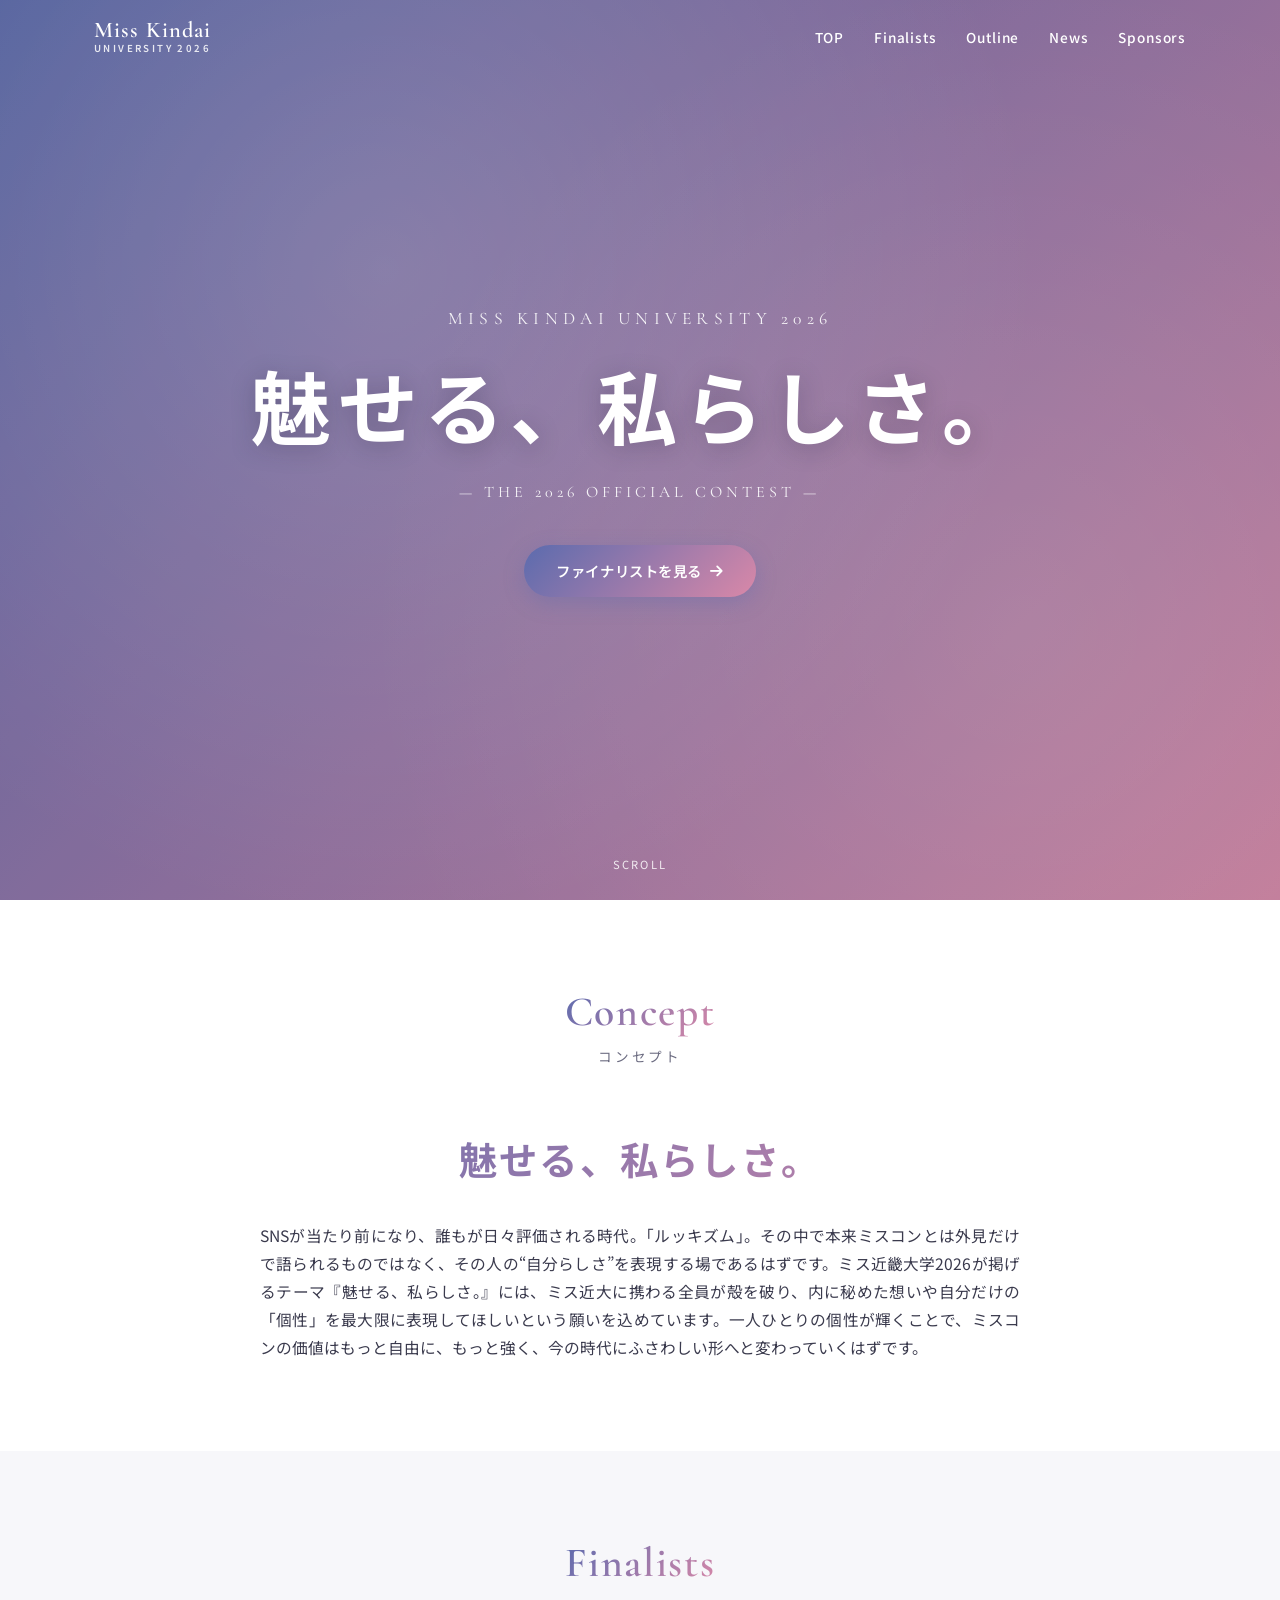
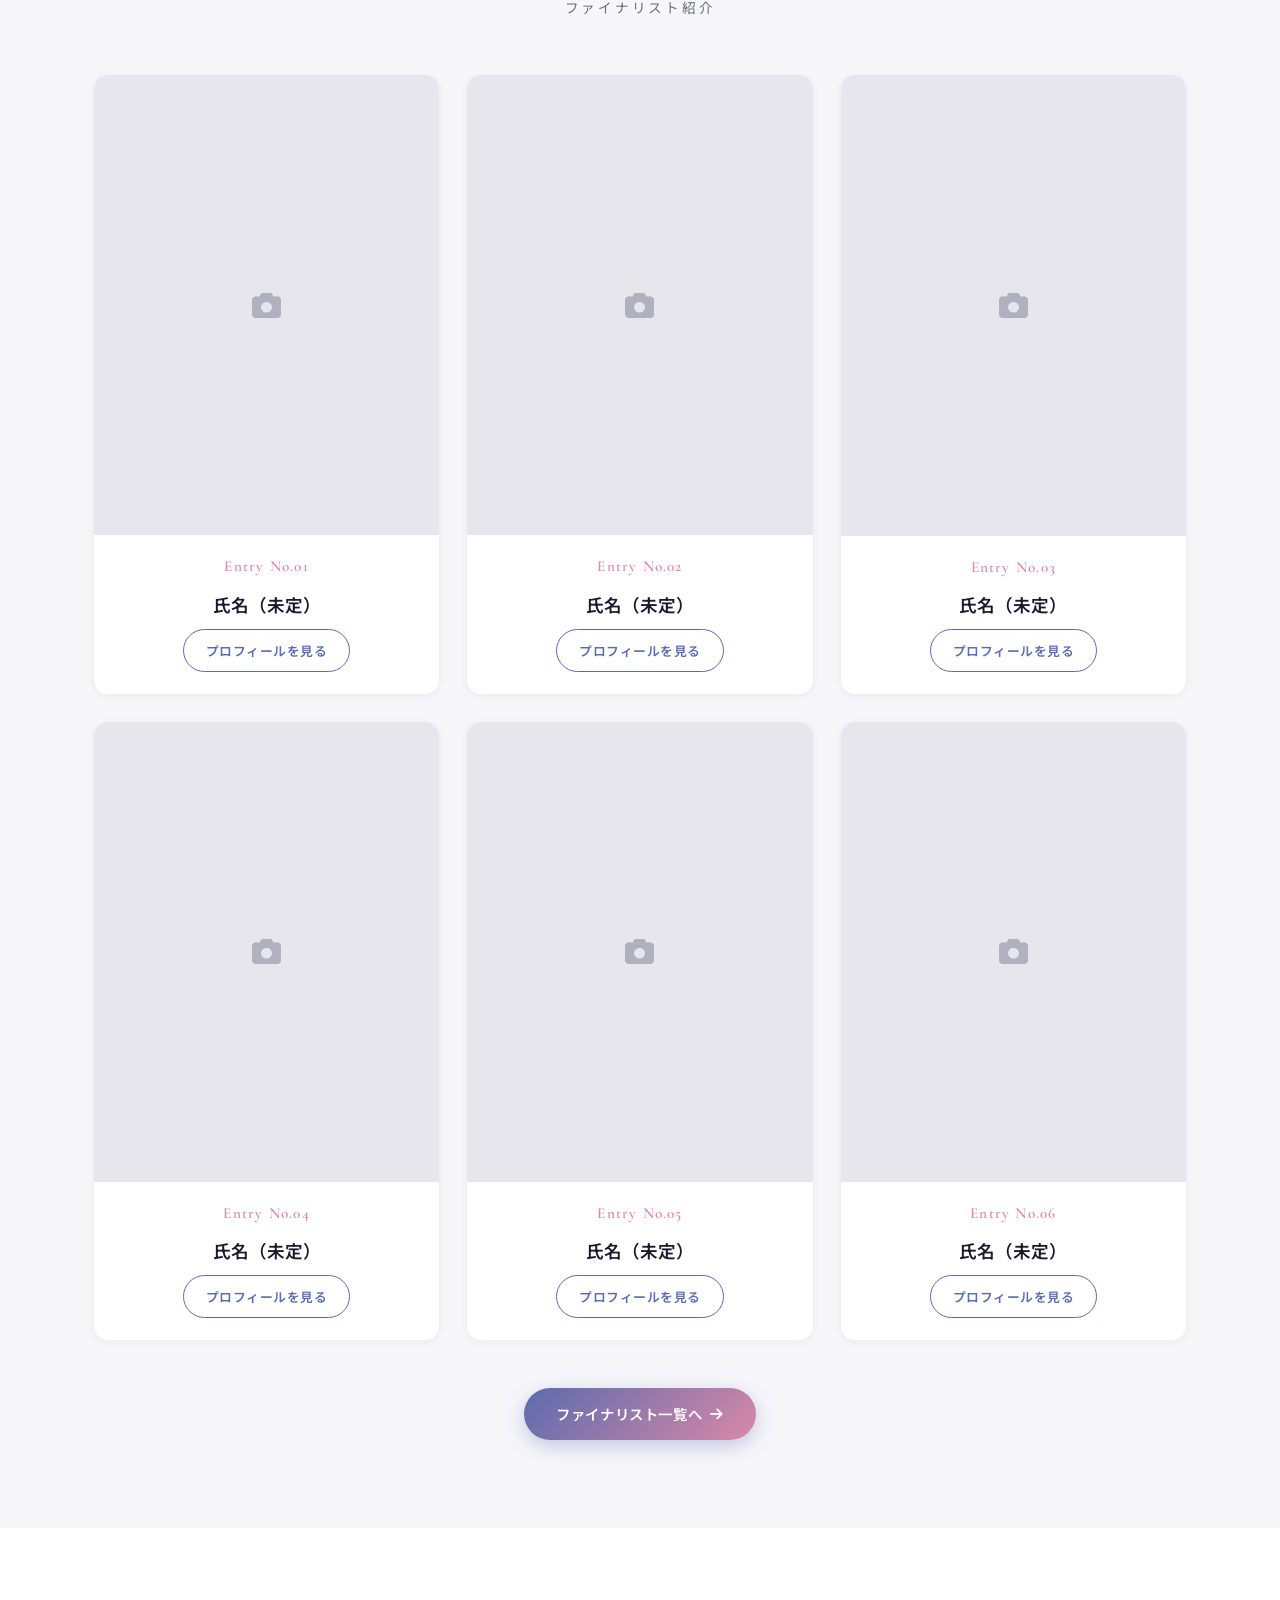
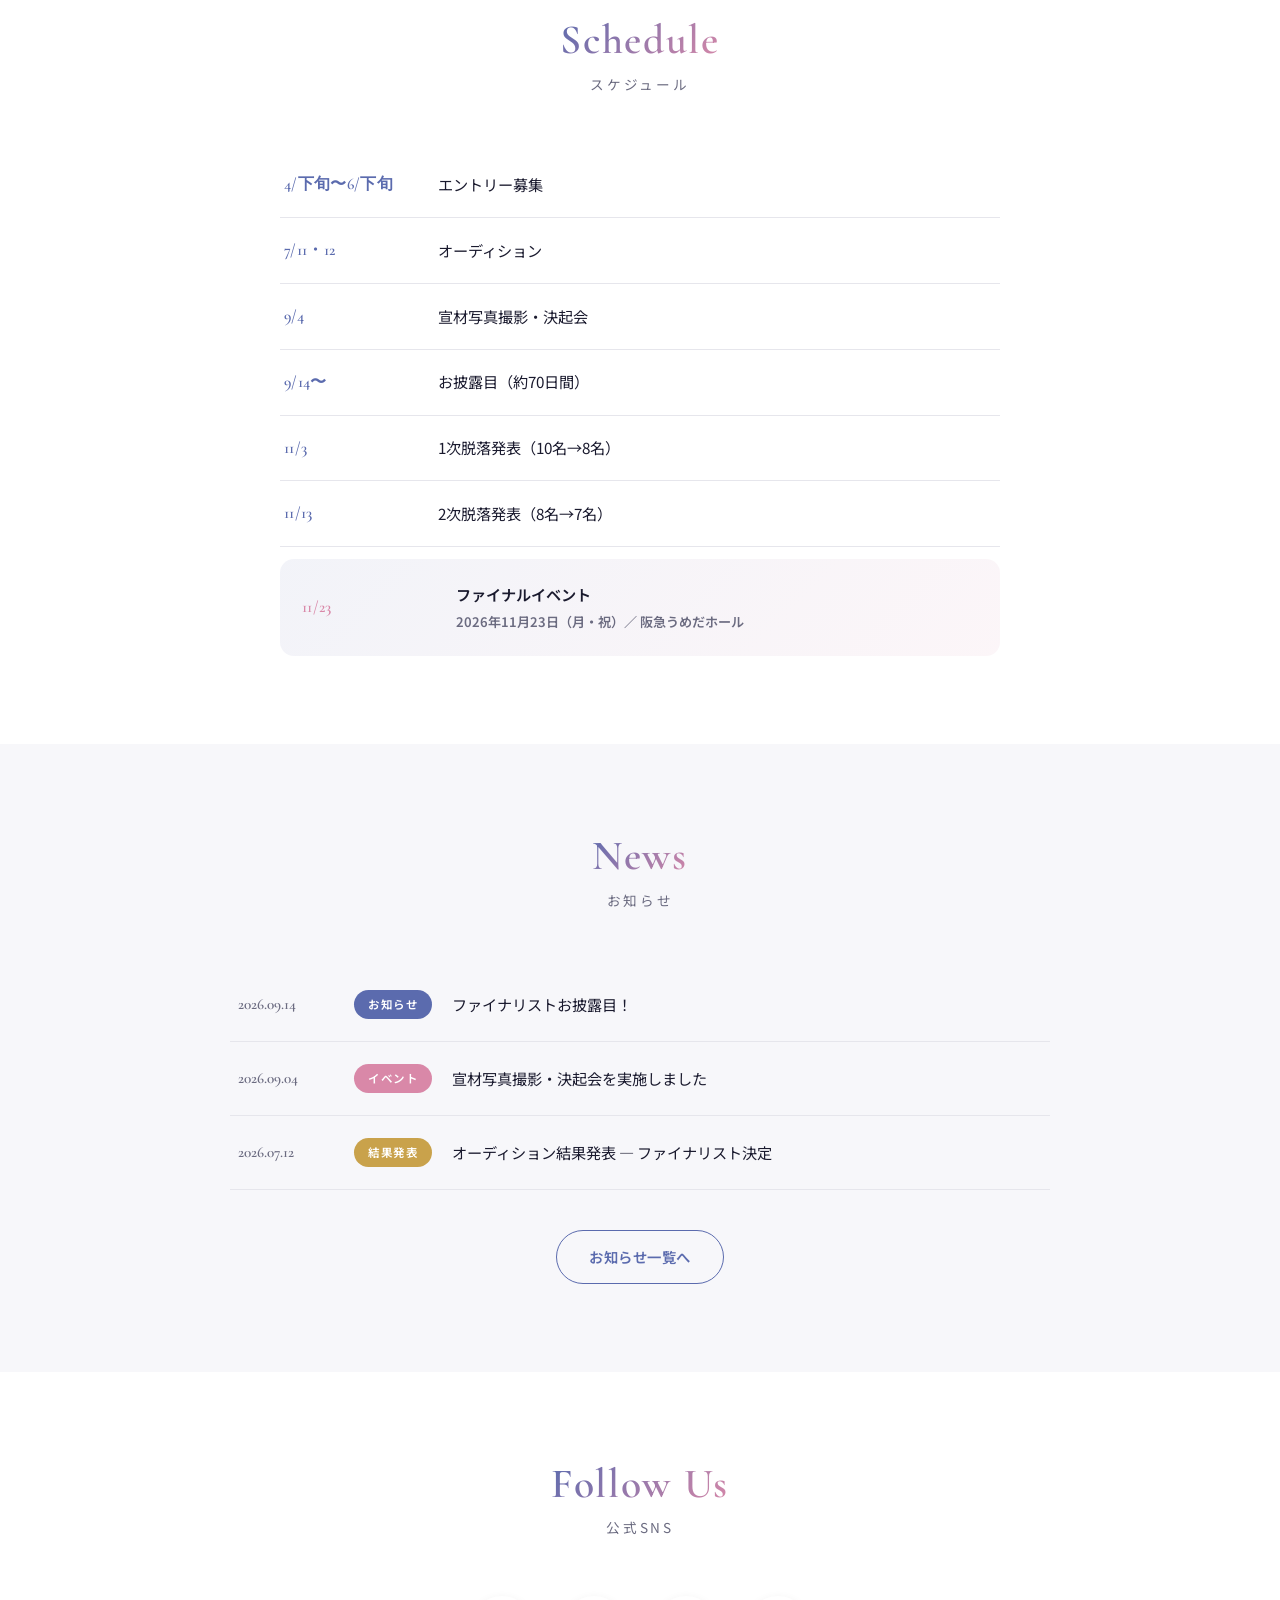
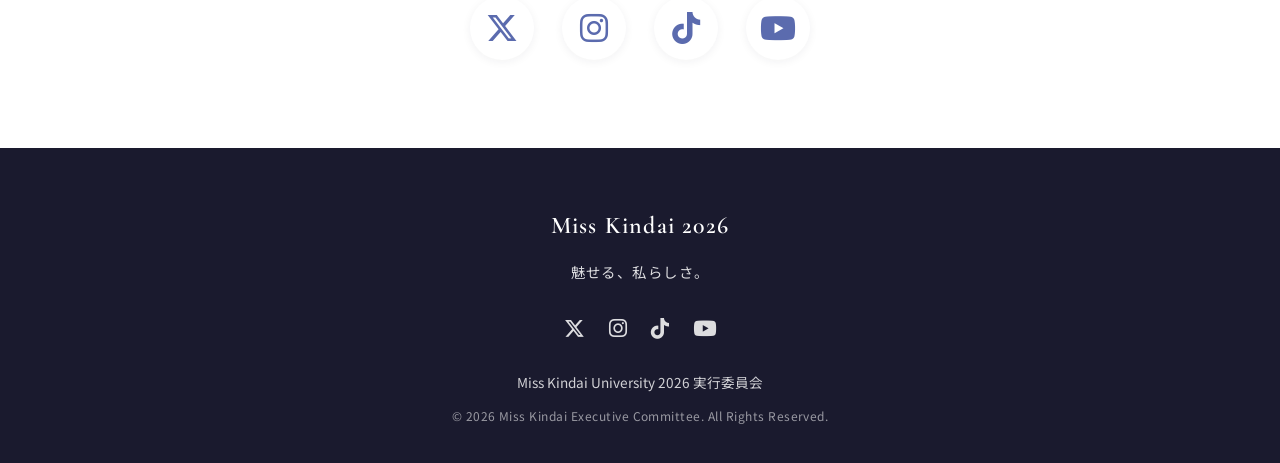
<file: index.html>
<!DOCTYPE html>
<html lang="ja">
<head>
  <meta charset="UTF-8">
  <meta name="viewport" content="width=device-width, initial-scale=1.0">
  <title>ミス近畿大学2026 | 魅せる、私らしさ。</title>
  <meta name="description" content="近畿大学公式ミスコンテスト。2026年11月23日、阪急うめだホール開催。">

  <!-- OGP -->
  <meta property="og:type" content="website">
  <meta property="og:title" content="ミス近畿大学2026 | 魅せる、私らしさ。">
  <meta property="og:description" content="近畿大学公式ミスコンテスト。2026年11月23日、阪急うめだホール開催。">
  <meta property="og:site_name" content="ミス近畿大学2026">
  <meta property="og:image" content="">
  <meta name="twitter:card" content="summary_large_image">

  <!-- Fonts -->
  <link rel="preconnect" href="https://fonts.googleapis.com">
  <link rel="preconnect" href="https://fonts.gstatic.com" crossorigin>
  <link href="https://fonts.googleapis.com/css2?family=Cormorant+Garamond:wght@500;600;700&family=Noto+Sans+JP:wght@400;500;600;700&display=swap" rel="stylesheet">
  <!-- Font Awesome -->
  <link rel="stylesheet" href="https://cdnjs.cloudflare.com/ajax/libs/font-awesome/6.5.1/css/all.min.css">
  <link rel="stylesheet" href="style.css">
</head>
<body>

  <!-- ===== Header ===== -->
  <header class="header" id="header">
    <div class="header__inner">
      <a href="index.html" class="logo">Miss Kindai<span>UNIVERSITY 2026</span></a>
      <nav class="nav" id="nav">
        <ul class="nav__list">
          <li><a href="index.html">TOP</a></li>
          <li><a href="finalists.html">Finalists</a></li>
          <li><a href="outline.html">Outline</a></li>
          <li><a href="news.html">News</a></li>
          <li><a href="sponsors.html">Sponsors</a></li>
        </ul>
      </nav>
      <button class="hamburger" id="hamburger" aria-label="メニュー">
        <span></span><span></span><span></span>
      </button>
    </div>
  </header>

  <!-- ===== Hero ===== -->
  <section class="hero">
    <div class="hero__bg"></div>
    <div class="hero__overlay"></div>
    <div class="hero__inner">
      <p class="hero__sub">Miss Kindai University 2026</p>
      <h1 class="hero__title">魅せる、私らしさ。</h1>
      <p class="hero__year">— THE 2026 OFFICIAL CONTEST —</p>
      <div class="hero__cta">
        <a href="finalists.html" class="btn btn--primary">ファイナリストを見る <i class="fa-solid fa-arrow-right"></i></a>
      </div>
    </div>
    <div class="hero__scroll">SCROLL</div>
  </section>

  <!-- ===== Concept ===== -->
  <section class="section concept" id="concept">
    <div class="container">
      <div class="section-head">
        <span class="en">Concept</span>
        <span class="ja">コンセプト</span>
      </div>
      <p class="concept__catch">魅せる、私らしさ。</p>
      <p class="concept__text">
        SNSが当たり前になり、誰もが日々評価される時代。「ルッキズム」。その中で本来ミスコンとは外見だけで語られるものではなく、その人の“自分らしさ”を表現する場であるはずです。ミス近畿大学2026が掲げるテーマ『魅せる、私らしさ。』には、ミス近大に携わる全員が殻を破り、内に秘めた想いや自分だけの「個性」を最大限に表現してほしいという願いを込めています。一人ひとりの個性が輝くことで、ミスコンの価値はもっと自由に、もっと強く、今の時代にふさわしい形へと変わっていくはずです。
      </p>
    </div>
  </section>

  <!-- ===== Finalists ===== -->
  <section class="section section--sub" id="finalists">
    <div class="container">
      <div class="section-head">
        <span class="en">Finalists</span>
        <span class="ja">ファイナリスト紹介</span>
      </div>
      <div class="cards cards--3">
        <!-- card x6 -->
        <article class="card">
          <div class="placeholder-img ratio-34"><i class="fa-solid fa-camera"></i></div>
          <div class="card__body">
            <span class="card__no">Entry No.01</span>
            <span class="card__name">氏名（未定）</span>
            <a href="profile.html" class="btn btn--ghost btn--sm">プロフィールを見る</a>
          </div>
        </article>
        <article class="card">
          <div class="placeholder-img ratio-34"><i class="fa-solid fa-camera"></i></div>
          <div class="card__body">
            <span class="card__no">Entry No.02</span>
            <span class="card__name">氏名（未定）</span>
            <a href="profile.html" class="btn btn--ghost btn--sm">プロフィールを見る</a>
          </div>
        </article>
        <article class="card">
          <div class="placeholder-img ratio-34"><i class="fa-solid fa-camera"></i></div>
          <div class="card__body">
            <span class="card__no">Entry No.03</span>
            <span class="card__name">氏名（未定）</span>
            <a href="profile.html" class="btn btn--ghost btn--sm">プロフィールを見る</a>
          </div>
        </article>
        <article class="card">
          <div class="placeholder-img ratio-34"><i class="fa-solid fa-camera"></i></div>
          <div class="card__body">
            <span class="card__no">Entry No.04</span>
            <span class="card__name">氏名（未定）</span>
            <a href="profile.html" class="btn btn--ghost btn--sm">プロフィールを見る</a>
          </div>
        </article>
        <article class="card">
          <div class="placeholder-img ratio-34"><i class="fa-solid fa-camera"></i></div>
          <div class="card__body">
            <span class="card__no">Entry No.05</span>
            <span class="card__name">氏名（未定）</span>
            <a href="profile.html" class="btn btn--ghost btn--sm">プロフィールを見る</a>
          </div>
        </article>
        <article class="card">
          <div class="placeholder-img ratio-34"><i class="fa-solid fa-camera"></i></div>
          <div class="card__body">
            <span class="card__no">Entry No.06</span>
            <span class="card__name">氏名（未定）</span>
            <a href="profile.html" class="btn btn--ghost btn--sm">プロフィールを見る</a>
          </div>
        </article>
      </div>
      <div style="text-align:center; margin-top:48px;">
        <a href="finalists.html" class="btn btn--primary">ファイナリスト一覧へ <i class="fa-solid fa-arrow-right"></i></a>
      </div>
    </div>
  </section>

  <!-- ===== Schedule ===== -->
  <section class="section" id="schedule">
    <div class="container">
      <div class="section-head">
        <span class="en">Schedule</span>
        <span class="ja">スケジュール</span>
      </div>
      <div class="schedule-list">
        <div class="schedule-item">
          <span class="schedule-item__date">4/下旬〜6/下旬</span>
          <span class="schedule-item__label">エントリー募集</span>
        </div>
        <div class="schedule-item">
          <span class="schedule-item__date">7/11・12</span>
          <span class="schedule-item__label">オーディション</span>
        </div>
        <div class="schedule-item">
          <span class="schedule-item__date">9/4</span>
          <span class="schedule-item__label">宣材写真撮影・決起会</span>
        </div>
        <div class="schedule-item">
          <span class="schedule-item__date">9/14〜</span>
          <span class="schedule-item__label">お披露目（約70日間）</span>
        </div>
        <div class="schedule-item">
          <span class="schedule-item__date">11/3</span>
          <span class="schedule-item__label">1次脱落発表（10名→8名）</span>
        </div>
        <div class="schedule-item">
          <span class="schedule-item__date">11/13</span>
          <span class="schedule-item__label">2次脱落発表（8名→7名）</span>
        </div>
        <div class="schedule-item is-final">
          <span class="schedule-item__date">11/23</span>
          <span class="schedule-item__label">ファイナルイベント
            <span class="schedule-item__place">2026年11月23日（月・祝）／ 阪急うめだホール</span>
          </span>
        </div>
      </div>
    </div>
  </section>

  <!-- ===== News ===== -->
  <section class="section section--sub" id="news">
    <div class="container">
      <div class="section-head">
        <span class="en">News</span>
        <span class="ja">お知らせ</span>
      </div>
      <div class="news-list">
        <a href="news.html" class="news-row">
          <span class="news-row__date">2026.09.14</span>
          <span class="badge badge--info">お知らせ</span>
          <span class="news-row__title">ファイナリストお披露目！</span>
        </a>
        <a href="news.html" class="news-row">
          <span class="news-row__date">2026.09.04</span>
          <span class="badge badge--event">イベント</span>
          <span class="news-row__title">宣材写真撮影・決起会を実施しました</span>
        </a>
        <a href="news.html" class="news-row">
          <span class="news-row__date">2026.07.12</span>
          <span class="badge badge--result">結果発表</span>
          <span class="news-row__title">オーディション結果発表 — ファイナリスト決定</span>
        </a>
      </div>
      <div style="text-align:center; margin-top:40px;">
        <a href="news.html" class="btn btn--ghost">お知らせ一覧へ</a>
      </div>
    </div>
  </section>

  <!-- ===== SNS ===== -->
  <section class="section" id="sns">
    <div class="container">
      <div class="section-head">
        <span class="en">Follow Us</span>
        <span class="ja">公式SNS</span>
      </div>
      <div class="sns-links">
        <a href="#" aria-label="X"><i class="fa-brands fa-x-twitter"></i></a>
        <a href="#" aria-label="Instagram"><i class="fa-brands fa-instagram"></i></a>
        <a href="#" aria-label="TikTok"><i class="fa-brands fa-tiktok"></i></a>
        <a href="#" aria-label="YouTube"><i class="fa-brands fa-youtube"></i></a>
      </div>
    </div>
  </section>

  <!-- ===== Footer ===== -->
  <footer class="footer">
    <div class="footer__logo">Miss Kindai 2026</div>
    <p class="footer__catch">魅せる、私らしさ。</p>
    <div class="footer__sns">
      <a href="#" aria-label="X"><i class="fa-brands fa-x-twitter"></i></a>
      <a href="#" aria-label="Instagram"><i class="fa-brands fa-instagram"></i></a>
      <a href="#" aria-label="TikTok"><i class="fa-brands fa-tiktok"></i></a>
      <a href="#" aria-label="YouTube"><i class="fa-brands fa-youtube"></i></a>
    </div>
    <p class="footer__org">Miss Kindai University 2026 実行委員会</p>
    <p class="footer__copy">© 2026 Miss Kindai Executive Committee. All Rights Reserved.</p>
  </footer>

  <script>
    // Sticky header background switch
    const header = document.getElementById('header');
    const onScroll = () => {
      if (window.scrollY > 60) header.classList.add('is-scrolled');
      else header.classList.remove('is-scrolled');
    };
    window.addEventListener('scroll', onScroll);
    onScroll();

    // Hamburger menu
    const hamburger = document.getElementById('hamburger');
    const nav = document.getElementById('nav');
    hamburger.addEventListener('click', () => {
      hamburger.classList.toggle('is-open');
      nav.classList.toggle('is-open');
      document.body.classList.toggle('no-scroll', nav.classList.contains('is-open'));
    });
    nav.querySelectorAll('a').forEach(a => a.addEventListener('click', () => {
      hamburger.classList.remove('is-open');
      nav.classList.remove('is-open');
      document.body.classList.remove('no-scroll');
    }));
  </script>
</body>
</html>
</file>
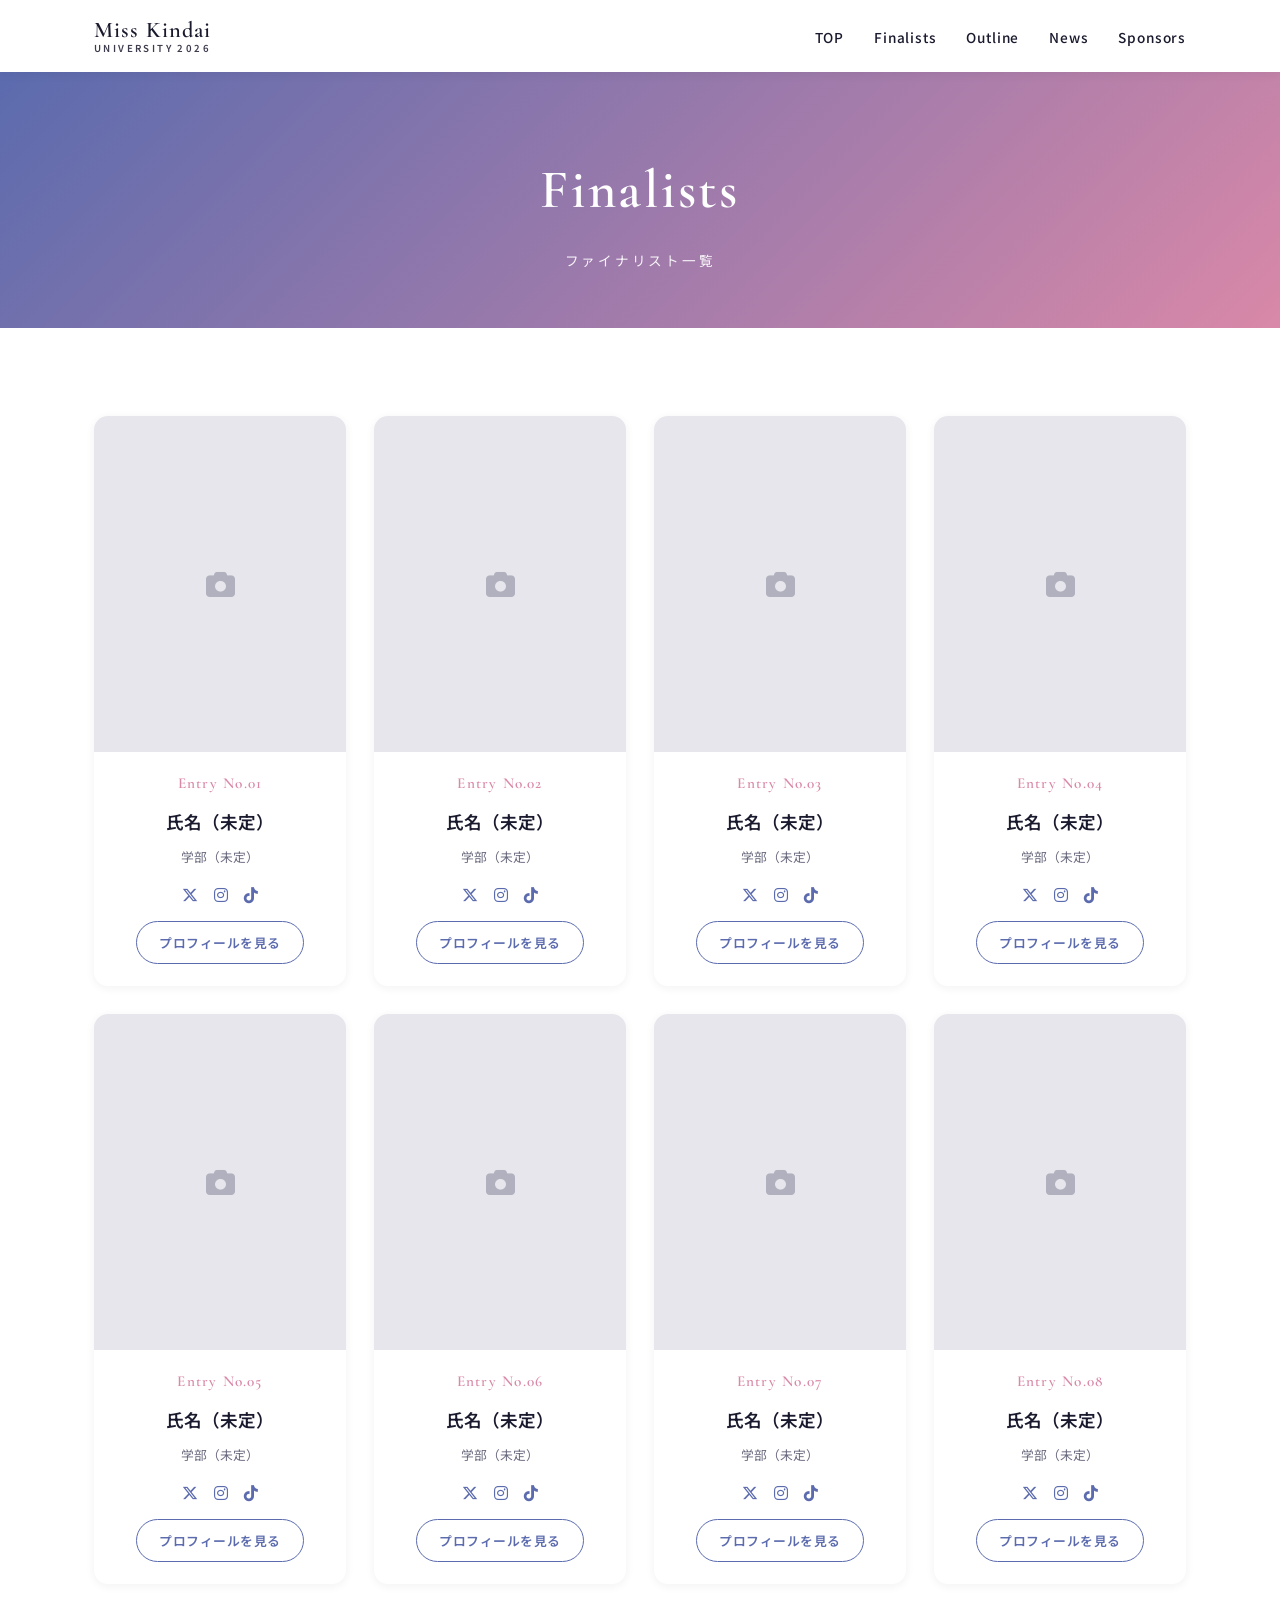
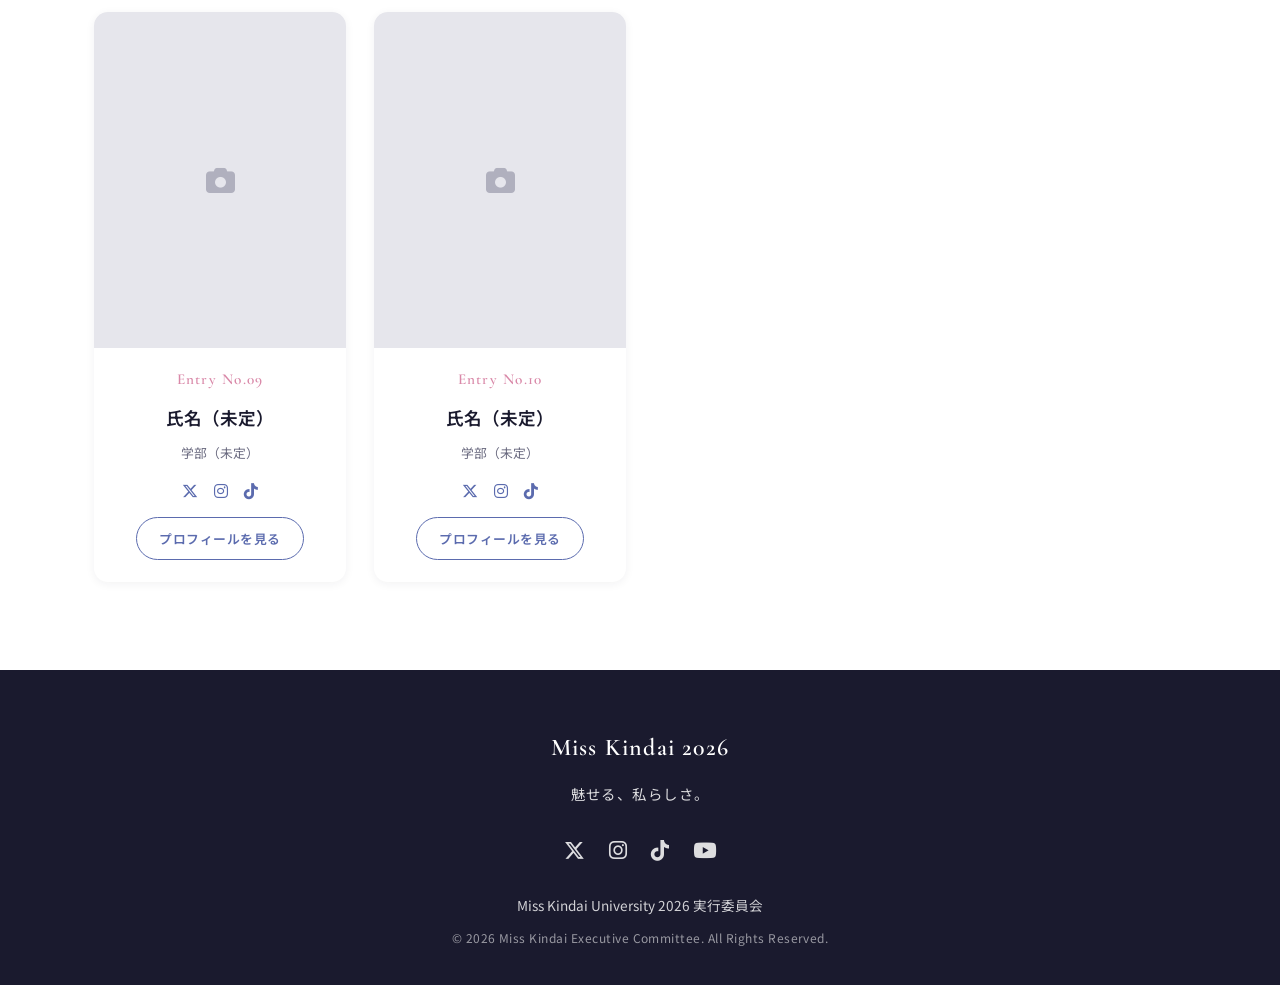
<file: finalists.html>
<!DOCTYPE html>
<html lang="ja">
<head>
  <meta charset="UTF-8">
  <meta name="viewport" content="width=device-width, initial-scale=1.0">
  <title>Finalists | ミス近畿大学2026</title>
  <meta name="description" content="ミス近畿大学2026 ファイナリスト一覧。">
  <link rel="preconnect" href="https://fonts.googleapis.com">
  <link rel="preconnect" href="https://fonts.gstatic.com" crossorigin>
  <link href="https://fonts.googleapis.com/css2?family=Cormorant+Garamond:wght@500;600;700&family=Noto+Sans+JP:wght@400;500;600;700&display=swap" rel="stylesheet">
  <link rel="stylesheet" href="https://cdnjs.cloudflare.com/ajax/libs/font-awesome/6.5.1/css/all.min.css">
  <link rel="stylesheet" href="style.css">
</head>
<body>

  <!-- ===== Header ===== -->
  <header class="header header--solid" id="header">
    <div class="header__inner">
      <a href="index.html" class="logo">Miss Kindai<span>UNIVERSITY 2026</span></a>
      <nav class="nav" id="nav">
        <ul class="nav__list">
          <li><a href="index.html">TOP</a></li>
          <li><a href="finalists.html">Finalists</a></li>
          <li><a href="outline.html">Outline</a></li>
          <li><a href="news.html">News</a></li>
          <li><a href="sponsors.html">Sponsors</a></li>
        </ul>
      </nav>
      <button class="hamburger" id="hamburger" aria-label="メニュー">
        <span></span><span></span><span></span>
      </button>
    </div>
  </header>

  <!-- ===== Page hero ===== -->
  <section class="page-hero">
    <h1>Finalists</h1>
    <p>ファイナリスト一覧</p>
  </section>

  <!-- ===== Finalists grid ===== -->
  <section class="section">
    <div class="container">
      <div class="cards cards--4" id="finalist-grid">
        <!-- 10 cards injected below -->
      </div>
    </div>
  </section>

  <!-- ===== Footer ===== -->
  <footer class="footer">
    <div class="footer__logo">Miss Kindai 2026</div>
    <p class="footer__catch">魅せる、私らしさ。</p>
    <div class="footer__sns">
      <a href="#" aria-label="X"><i class="fa-brands fa-x-twitter"></i></a>
      <a href="#" aria-label="Instagram"><i class="fa-brands fa-instagram"></i></a>
      <a href="#" aria-label="TikTok"><i class="fa-brands fa-tiktok"></i></a>
      <a href="#" aria-label="YouTube"><i class="fa-brands fa-youtube"></i></a>
    </div>
    <p class="footer__org">Miss Kindai University 2026 実行委員会</p>
    <p class="footer__copy">© 2026 Miss Kindai Executive Committee. All Rights Reserved.</p>
  </footer>

  <script>
    // Generate 10 finalist cards
    const grid = document.getElementById('finalist-grid');
    let html = '';
    for (let i = 1; i <= 10; i++) {
      const no = String(i).padStart(2, '0');
      html += `
        <article class="card">
          <div class="placeholder-img ratio-34"><i class="fa-solid fa-camera"></i></div>
          <div class="card__body">
            <span class="card__no">Entry No.${no}</span>
            <span class="card__name">氏名（未定）</span>
            <span class="card__dept">学部（未定）</span>
            <div class="card__sns">
              <a href="#" aria-label="X"><i class="fa-brands fa-x-twitter"></i></a>
              <a href="#" aria-label="Instagram"><i class="fa-brands fa-instagram"></i></a>
              <a href="#" aria-label="TikTok"><i class="fa-brands fa-tiktok"></i></a>
            </div>
            <a href="profile.html" class="btn btn--ghost btn--sm">プロフィールを見る</a>
          </div>
        </article>`;
    }
    grid.innerHTML = html;

    // Hamburger
    const hamburger = document.getElementById('hamburger');
    const nav = document.getElementById('nav');
    hamburger.addEventListener('click', () => {
      hamburger.classList.toggle('is-open');
      nav.classList.toggle('is-open');
      document.body.classList.toggle('no-scroll', nav.classList.contains('is-open'));
    });
    nav.querySelectorAll('a').forEach(a => a.addEventListener('click', () => {
      hamburger.classList.remove('is-open');
      nav.classList.remove('is-open');
      document.body.classList.remove('no-scroll');
    }));
  </script>
</body>
</html>
</file>
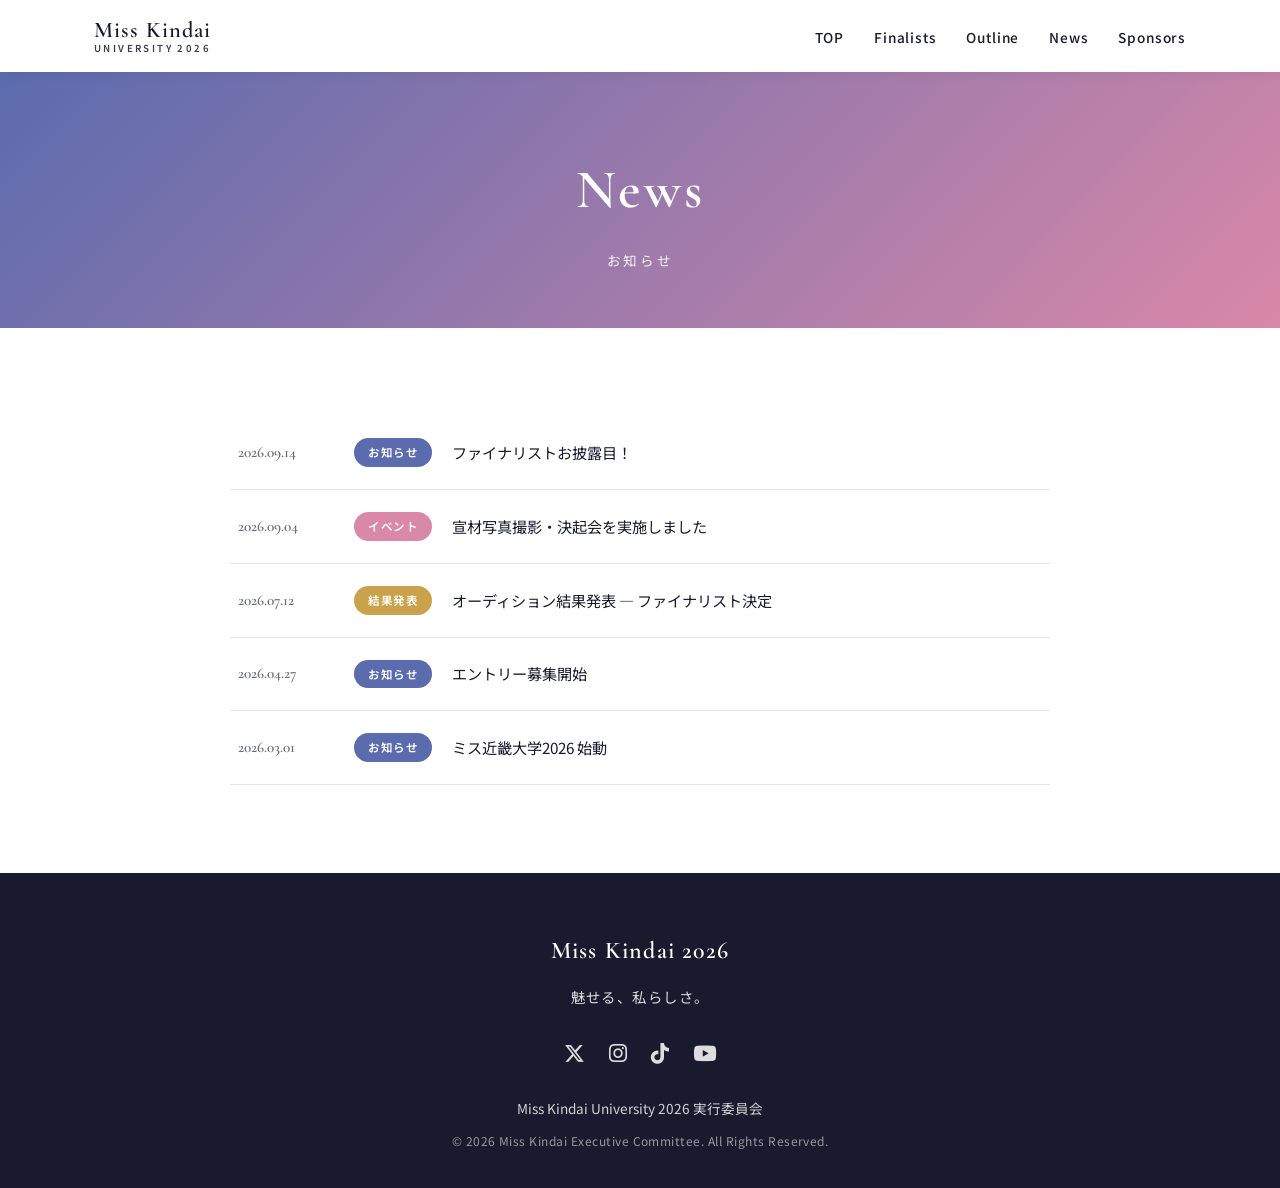
<file: news.html>
<!DOCTYPE html>
<html lang="ja">
<head>
  <meta charset="UTF-8">
  <meta name="viewport" content="width=device-width, initial-scale=1.0">
  <title>News | ミス近畿大学2026</title>
  <meta name="description" content="ミス近畿大学2026 お知らせ一覧。">
  <link rel="preconnect" href="https://fonts.googleapis.com">
  <link rel="preconnect" href="https://fonts.gstatic.com" crossorigin>
  <link href="https://fonts.googleapis.com/css2?family=Cormorant+Garamond:wght@500;600;700&family=Noto+Sans+JP:wght@400;500;600;700&display=swap" rel="stylesheet">
  <link rel="stylesheet" href="https://cdnjs.cloudflare.com/ajax/libs/font-awesome/6.5.1/css/all.min.css">
  <link rel="stylesheet" href="style.css">
</head>
<body>

  <!-- ===== Header ===== -->
  <header class="header header--solid" id="header">
    <div class="header__inner">
      <a href="index.html" class="logo">Miss Kindai<span>UNIVERSITY 2026</span></a>
      <nav class="nav" id="nav">
        <ul class="nav__list">
          <li><a href="index.html">TOP</a></li>
          <li><a href="finalists.html">Finalists</a></li>
          <li><a href="outline.html">Outline</a></li>
          <li><a href="news.html">News</a></li>
          <li><a href="sponsors.html">Sponsors</a></li>
        </ul>
      </nav>
      <button class="hamburger" id="hamburger" aria-label="メニュー">
        <span></span><span></span><span></span>
      </button>
    </div>
  </header>

  <!-- ===== Page hero ===== -->
  <section class="page-hero">
    <h1>News</h1>
    <p>お知らせ</p>
  </section>

  <!-- ===== News list ===== -->
  <section class="section">
    <div class="container">
      <div class="news-list">
        <a href="#" class="news-row">
          <span class="news-row__date">2026.09.14</span>
          <span class="badge badge--info">お知らせ</span>
          <span class="news-row__title">ファイナリストお披露目！</span>
        </a>
        <a href="#" class="news-row">
          <span class="news-row__date">2026.09.04</span>
          <span class="badge badge--event">イベント</span>
          <span class="news-row__title">宣材写真撮影・決起会を実施しました</span>
        </a>
        <a href="#" class="news-row">
          <span class="news-row__date">2026.07.12</span>
          <span class="badge badge--result">結果発表</span>
          <span class="news-row__title">オーディション結果発表 — ファイナリスト決定</span>
        </a>
        <a href="#" class="news-row">
          <span class="news-row__date">2026.04.27</span>
          <span class="badge badge--info">お知らせ</span>
          <span class="news-row__title">エントリー募集開始</span>
        </a>
        <a href="#" class="news-row">
          <span class="news-row__date">2026.03.01</span>
          <span class="badge badge--info">お知らせ</span>
          <span class="news-row__title">ミス近畿大学2026 始動</span>
        </a>
      </div>
    </div>
  </section>

  <!-- ===== Footer ===== -->
  <footer class="footer">
    <div class="footer__logo">Miss Kindai 2026</div>
    <p class="footer__catch">魅せる、私らしさ。</p>
    <div class="footer__sns">
      <a href="#" aria-label="X"><i class="fa-brands fa-x-twitter"></i></a>
      <a href="#" aria-label="Instagram"><i class="fa-brands fa-instagram"></i></a>
      <a href="#" aria-label="TikTok"><i class="fa-brands fa-tiktok"></i></a>
      <a href="#" aria-label="YouTube"><i class="fa-brands fa-youtube"></i></a>
    </div>
    <p class="footer__org">Miss Kindai University 2026 実行委員会</p>
    <p class="footer__copy">© 2026 Miss Kindai Executive Committee. All Rights Reserved.</p>
  </footer>

  <script>
    const hamburger = document.getElementById('hamburger');
    const nav = document.getElementById('nav');
    hamburger.addEventListener('click', () => {
      hamburger.classList.toggle('is-open');
      nav.classList.toggle('is-open');
      document.body.classList.toggle('no-scroll', nav.classList.contains('is-open'));
    });
    nav.querySelectorAll('a').forEach(a => a.addEventListener('click', () => {
      hamburger.classList.remove('is-open');
      nav.classList.remove('is-open');
      document.body.classList.remove('no-scroll');
    }));
  </script>
</body>
</html>
</file>
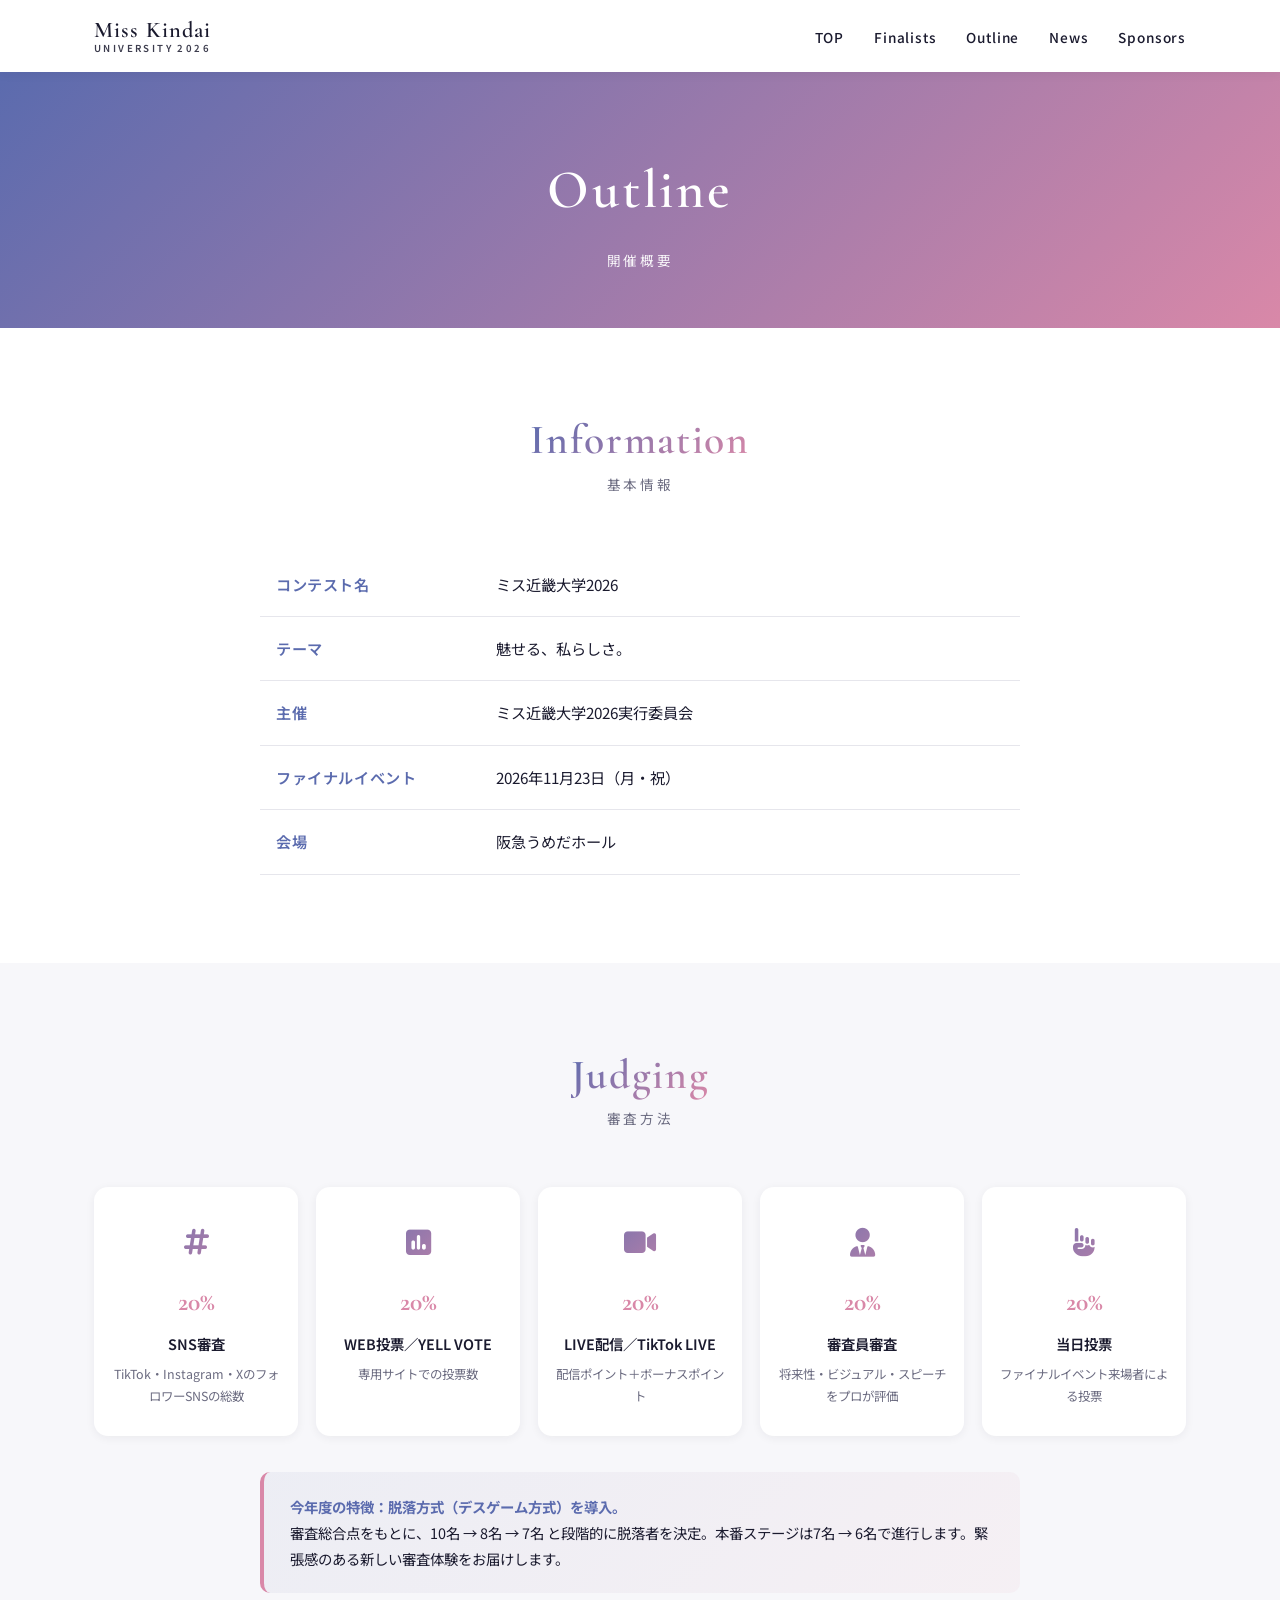
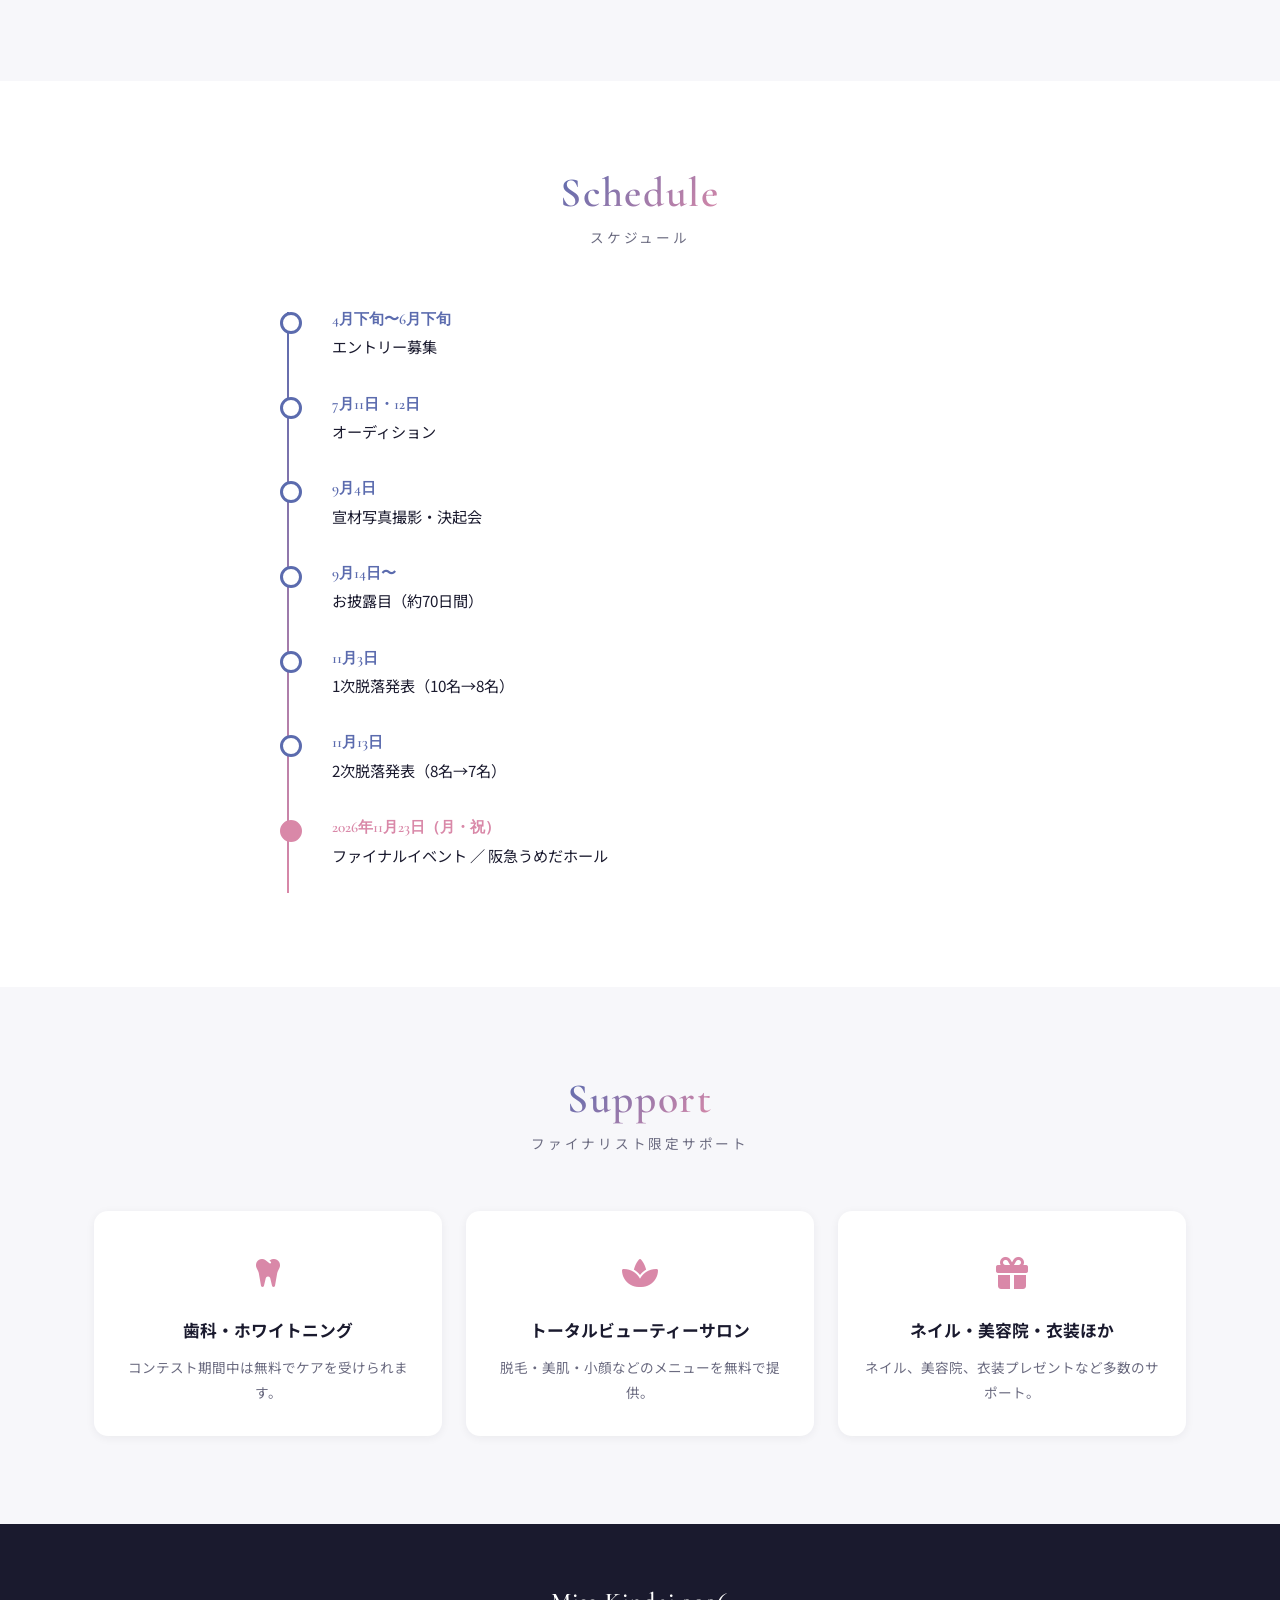
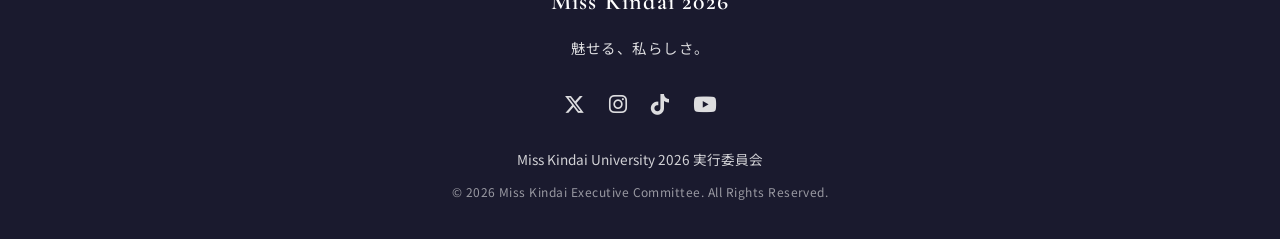
<file: outline.html>
<!DOCTYPE html>
<html lang="ja">
<head>
  <meta charset="UTF-8">
  <meta name="viewport" content="width=device-width, initial-scale=1.0">
  <title>Outline | ミス近畿大学2026</title>
  <meta name="description" content="ミス近畿大学2026 開催概要・審査方法・スケジュール。">
  <link rel="preconnect" href="https://fonts.googleapis.com">
  <link rel="preconnect" href="https://fonts.gstatic.com" crossorigin>
  <link href="https://fonts.googleapis.com/css2?family=Cormorant+Garamond:wght@500;600;700&family=Noto+Sans+JP:wght@400;500;600;700&display=swap" rel="stylesheet">
  <link rel="stylesheet" href="https://cdnjs.cloudflare.com/ajax/libs/font-awesome/6.5.1/css/all.min.css">
  <link rel="stylesheet" href="style.css">
</head>
<body>

  <!-- ===== Header ===== -->
  <header class="header header--solid" id="header">
    <div class="header__inner">
      <a href="index.html" class="logo">Miss Kindai<span>UNIVERSITY 2026</span></a>
      <nav class="nav" id="nav">
        <ul class="nav__list">
          <li><a href="index.html">TOP</a></li>
          <li><a href="finalists.html">Finalists</a></li>
          <li><a href="outline.html">Outline</a></li>
          <li><a href="news.html">News</a></li>
          <li><a href="sponsors.html">Sponsors</a></li>
        </ul>
      </nav>
      <button class="hamburger" id="hamburger" aria-label="メニュー">
        <span></span><span></span><span></span>
      </button>
    </div>
  </header>

  <!-- ===== Page hero ===== -->
  <section class="page-hero">
    <h1>Outline</h1>
    <p>開催概要</p>
  </section>

  <!-- ===== Basic info ===== -->
  <section class="section">
    <div class="container">
      <div class="section-head">
        <span class="en">Information</span>
        <span class="ja">基本情報</span>
      </div>
      <table class="info-table">
        <tr><th>コンテスト名</th><td>ミス近畿大学2026</td></tr>
        <tr><th>テーマ</th><td>魅せる、私らしさ。</td></tr>
        <tr><th>主催</th><td>ミス近畿大学2026実行委員会</td></tr>
        <tr><th>ファイナルイベント</th><td>2026年11月23日（月・祝）</td></tr>
        <tr><th>会場</th><td>阪急うめだホール</td></tr>
      </table>
    </div>
  </section>

  <!-- ===== Judging ===== -->
  <section class="section section--sub">
    <div class="container">
      <div class="section-head">
        <span class="en">Judging</span>
        <span class="ja">審査方法</span>
      </div>
      <div class="judge-grid">
        <div class="judge-card">
          <div class="judge-card__icon"><i class="fa-solid fa-hashtag"></i></div>
          <div class="judge-card__pct">20%</div>
          <div class="judge-card__title">SNS審査</div>
          <p class="judge-card__desc">TikTok・Instagram・XのフォロワーSNSの総数</p>
        </div>
        <div class="judge-card">
          <div class="judge-card__icon"><i class="fa-solid fa-square-poll-vertical"></i></div>
          <div class="judge-card__pct">20%</div>
          <div class="judge-card__title">WEB投票／YELL VOTE</div>
          <p class="judge-card__desc">専用サイトでの投票数</p>
        </div>
        <div class="judge-card">
          <div class="judge-card__icon"><i class="fa-solid fa-video"></i></div>
          <div class="judge-card__pct">20%</div>
          <div class="judge-card__title">LIVE配信／TikTok LIVE</div>
          <p class="judge-card__desc">配信ポイント＋ボーナスポイント</p>
        </div>
        <div class="judge-card">
          <div class="judge-card__icon"><i class="fa-solid fa-user-tie"></i></div>
          <div class="judge-card__pct">20%</div>
          <div class="judge-card__title">審査員審査</div>
          <p class="judge-card__desc">将来性・ビジュアル・スピーチをプロが評価</p>
        </div>
        <div class="judge-card">
          <div class="judge-card__icon"><i class="fa-solid fa-hand-point-up"></i></div>
          <div class="judge-card__pct">20%</div>
          <div class="judge-card__title">当日投票</div>
          <p class="judge-card__desc">ファイナルイベント来場者による投票</p>
        </div>
      </div>
      <div class="note-box">
        <strong>今年度の特徴：脱落方式（デスゲーム方式）を導入。</strong><br>
        審査総合点をもとに、10名 → 8名 → 7名 と段階的に脱落者を決定。本番ステージは7名 → 6名で進行します。緊張感のある新しい審査体験をお届けします。
      </div>
    </div>
  </section>

  <!-- ===== Timeline ===== -->
  <section class="section">
    <div class="container">
      <div class="section-head">
        <span class="en">Schedule</span>
        <span class="ja">スケジュール</span>
      </div>
      <div class="timeline">
        <div class="timeline__item">
          <div class="timeline__date">4月下旬〜6月下旬</div>
          <div class="timeline__label">エントリー募集</div>
        </div>
        <div class="timeline__item">
          <div class="timeline__date">7月11日・12日</div>
          <div class="timeline__label">オーディション</div>
        </div>
        <div class="timeline__item">
          <div class="timeline__date">9月4日</div>
          <div class="timeline__label">宣材写真撮影・決起会</div>
        </div>
        <div class="timeline__item">
          <div class="timeline__date">9月14日〜</div>
          <div class="timeline__label">お披露目（約70日間）</div>
        </div>
        <div class="timeline__item">
          <div class="timeline__date">11月3日</div>
          <div class="timeline__label">1次脱落発表（10名→8名）</div>
        </div>
        <div class="timeline__item">
          <div class="timeline__date">11月13日</div>
          <div class="timeline__label">2次脱落発表（8名→7名）</div>
        </div>
        <div class="timeline__item is-final">
          <div class="timeline__date">2026年11月23日（月・祝）</div>
          <div class="timeline__label">ファイナルイベント ／ 阪急うめだホール</div>
        </div>
      </div>
    </div>
  </section>

  <!-- ===== Finalist support ===== -->
  <section class="section section--sub">
    <div class="container">
      <div class="section-head">
        <span class="en">Support</span>
        <span class="ja">ファイナリスト限定サポート</span>
      </div>
      <div class="support-grid">
        <div class="support-card">
          <div class="support-card__icon"><i class="fa-solid fa-tooth"></i></div>
          <h3>歯科・ホワイトニング</h3>
          <p>コンテスト期間中は無料でケアを受けられます。</p>
        </div>
        <div class="support-card">
          <div class="support-card__icon"><i class="fa-solid fa-spa"></i></div>
          <h3>トータルビューティーサロン</h3>
          <p>脱毛・美肌・小顔などのメニューを無料で提供。</p>
        </div>
        <div class="support-card">
          <div class="support-card__icon"><i class="fa-solid fa-gift"></i></div>
          <h3>ネイル・美容院・衣装ほか</h3>
          <p>ネイル、美容院、衣装プレゼントなど多数のサポート。</p>
        </div>
      </div>
    </div>
  </section>

  <!-- ===== Footer ===== -->
  <footer class="footer">
    <div class="footer__logo">Miss Kindai 2026</div>
    <p class="footer__catch">魅せる、私らしさ。</p>
    <div class="footer__sns">
      <a href="#" aria-label="X"><i class="fa-brands fa-x-twitter"></i></a>
      <a href="#" aria-label="Instagram"><i class="fa-brands fa-instagram"></i></a>
      <a href="#" aria-label="TikTok"><i class="fa-brands fa-tiktok"></i></a>
      <a href="#" aria-label="YouTube"><i class="fa-brands fa-youtube"></i></a>
    </div>
    <p class="footer__org">Miss Kindai University 2026 実行委員会</p>
    <p class="footer__copy">© 2026 Miss Kindai Executive Committee. All Rights Reserved.</p>
  </footer>

  <script>
    const hamburger = document.getElementById('hamburger');
    const nav = document.getElementById('nav');
    hamburger.addEventListener('click', () => {
      hamburger.classList.toggle('is-open');
      nav.classList.toggle('is-open');
      document.body.classList.toggle('no-scroll', nav.classList.contains('is-open'));
    });
    nav.querySelectorAll('a').forEach(a => a.addEventListener('click', () => {
      hamburger.classList.remove('is-open');
      nav.classList.remove('is-open');
      document.body.classList.remove('no-scroll');
    }));
  </script>
</body>
</html>
</file>
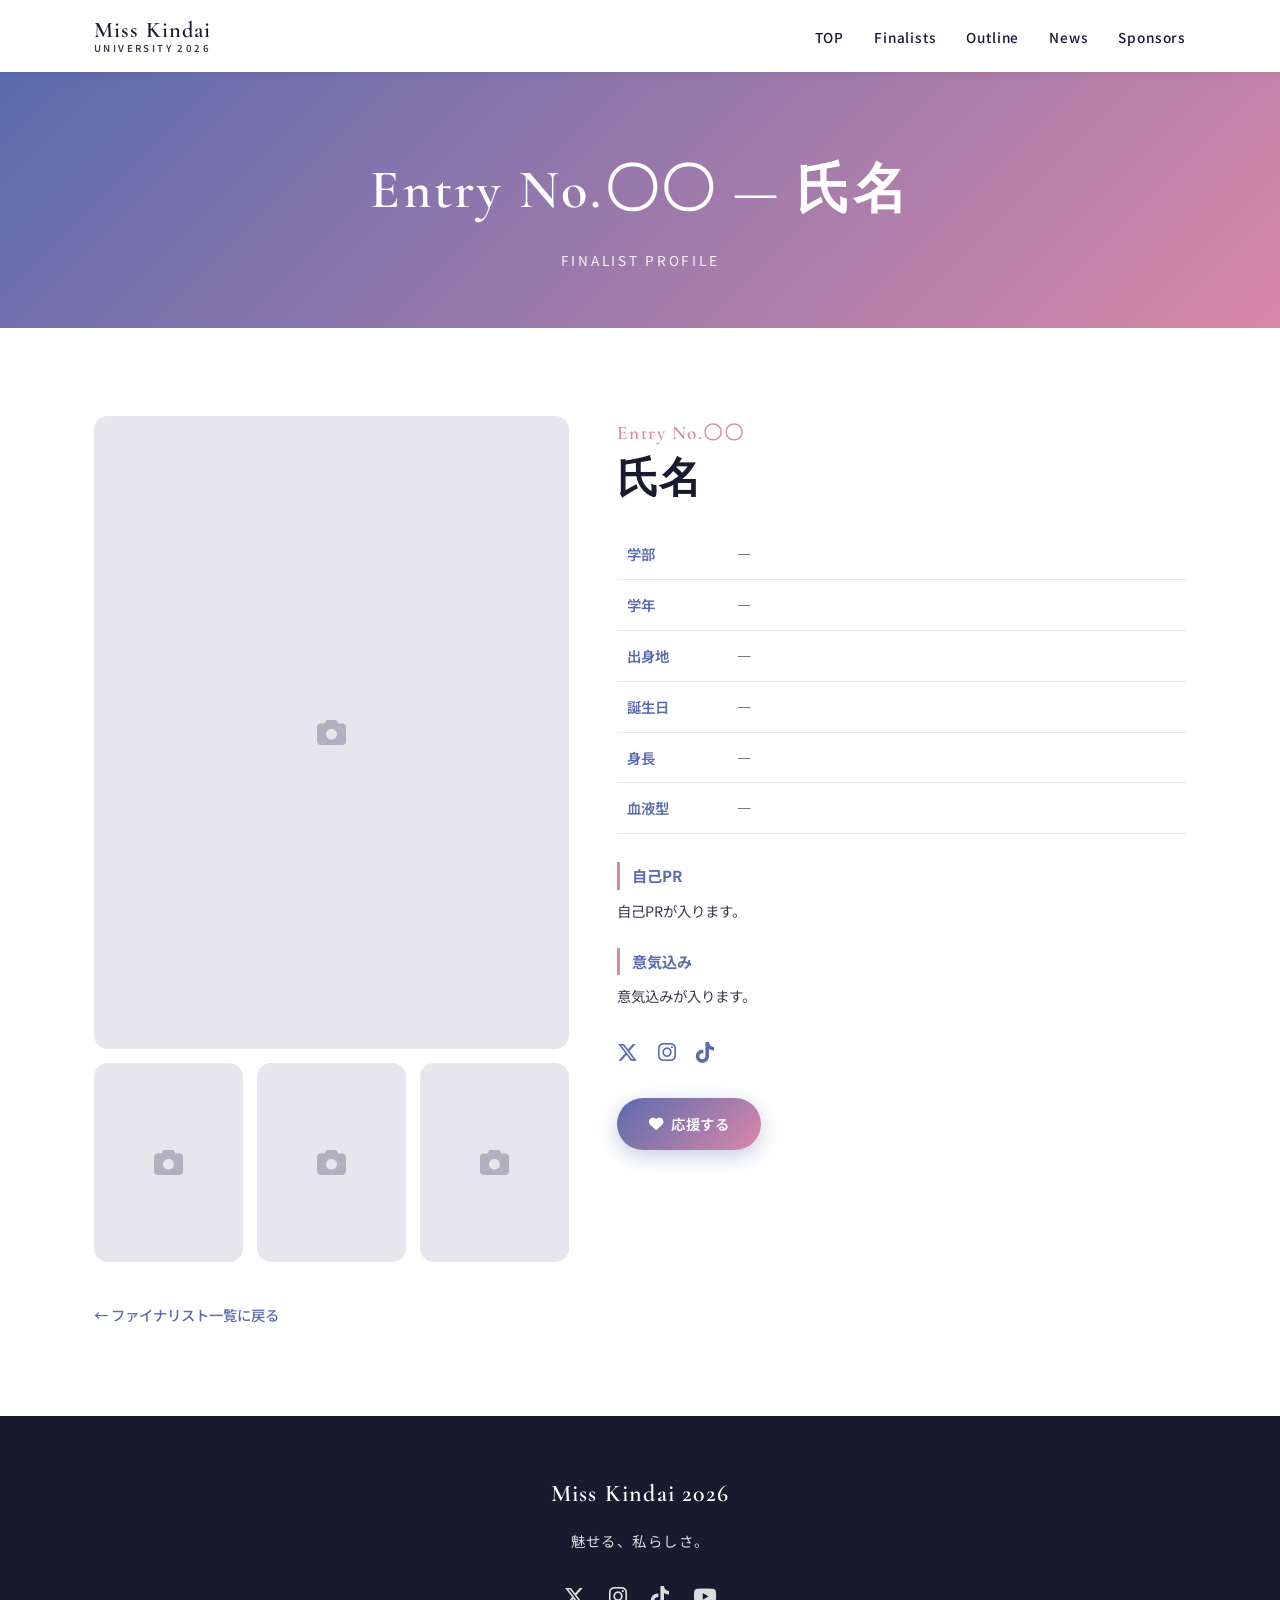
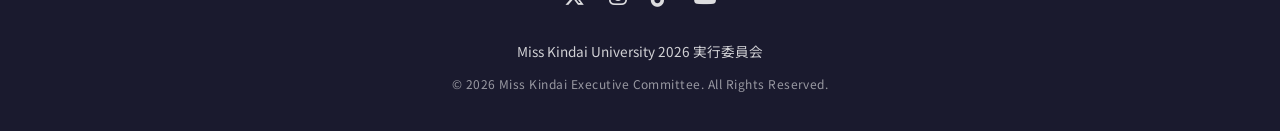
<file: profile.html>
<!DOCTYPE html>
<html lang="ja">
<head>
  <meta charset="UTF-8">
  <meta name="viewport" content="width=device-width, initial-scale=1.0">
  <title>Entry No.〇〇 — 氏名 | ミス近畿大学2026</title>
  <meta name="description" content="ミス近畿大学2026 ファイナリストプロフィール。">
  <link rel="preconnect" href="https://fonts.googleapis.com">
  <link rel="preconnect" href="https://fonts.gstatic.com" crossorigin>
  <link href="https://fonts.googleapis.com/css2?family=Cormorant+Garamond:wght@500;600;700&family=Noto+Sans+JP:wght@400;500;600;700&display=swap" rel="stylesheet">
  <link rel="stylesheet" href="https://cdnjs.cloudflare.com/ajax/libs/font-awesome/6.5.1/css/all.min.css">
  <link rel="stylesheet" href="style.css">
</head>
<body>

  <!-- ===== Header ===== -->
  <header class="header header--solid" id="header">
    <div class="header__inner">
      <a href="index.html" class="logo">Miss Kindai<span>UNIVERSITY 2026</span></a>
      <nav class="nav" id="nav">
        <ul class="nav__list">
          <li><a href="index.html">TOP</a></li>
          <li><a href="finalists.html">Finalists</a></li>
          <li><a href="outline.html">Outline</a></li>
          <li><a href="news.html">News</a></li>
          <li><a href="sponsors.html">Sponsors</a></li>
        </ul>
      </nav>
      <button class="hamburger" id="hamburger" aria-label="メニュー">
        <span></span><span></span><span></span>
      </button>
    </div>
  </header>

  <!-- ===== Page hero ===== -->
  <section class="page-hero">
    <h1>Entry No.〇〇 — 氏名</h1>
    <p>FINALIST PROFILE</p>
  </section>

  <!-- ===== Profile ===== -->
  <section class="section">
    <div class="container">
      <div class="profile-grid">

        <!-- Left: photos -->
        <div class="profile-photos">
          <div class="placeholder-img ratio-34"><i class="fa-solid fa-camera"></i></div>
          <div class="profile-photos__sub">
            <div class="placeholder-img ratio-34"><i class="fa-solid fa-camera"></i></div>
            <div class="placeholder-img ratio-34"><i class="fa-solid fa-camera"></i></div>
            <div class="placeholder-img ratio-34"><i class="fa-solid fa-camera"></i></div>
          </div>
        </div>

        <!-- Right: info -->
        <div class="profile-info">
          <span class="profile-info__no">Entry No.〇〇</span>
          <h2 class="profile-info__name">氏名</h2>

          <table class="profile-table">
            <tr><th>学部</th><td>―</td></tr>
            <tr><th>学年</th><td>―</td></tr>
            <tr><th>出身地</th><td>―</td></tr>
            <tr><th>誕生日</th><td>―</td></tr>
            <tr><th>身長</th><td>―</td></tr>
            <tr><th>血液型</th><td>―</td></tr>
          </table>

          <div class="profile-block">
            <h3>自己PR</h3>
            <p>自己PRが入ります。</p>
          </div>

          <div class="profile-block">
            <h3>意気込み</h3>
            <p>意気込みが入ります。</p>
          </div>

          <div class="profile-sns">
            <a href="#" aria-label="X"><i class="fa-brands fa-x-twitter"></i></a>
            <a href="#" aria-label="Instagram"><i class="fa-brands fa-instagram"></i></a>
            <a href="#" aria-label="TikTok"><i class="fa-brands fa-tiktok"></i></a>
          </div>

          <a href="#" class="btn btn--primary"><i class="fa-solid fa-heart"></i> 応援する</a>
        </div>

      </div>

      <a href="finalists.html" class="back-link">← ファイナリスト一覧に戻る</a>
    </div>
  </section>

  <!-- ===== Footer ===== -->
  <footer class="footer">
    <div class="footer__logo">Miss Kindai 2026</div>
    <p class="footer__catch">魅せる、私らしさ。</p>
    <div class="footer__sns">
      <a href="#" aria-label="X"><i class="fa-brands fa-x-twitter"></i></a>
      <a href="#" aria-label="Instagram"><i class="fa-brands fa-instagram"></i></a>
      <a href="#" aria-label="TikTok"><i class="fa-brands fa-tiktok"></i></a>
      <a href="#" aria-label="YouTube"><i class="fa-brands fa-youtube"></i></a>
    </div>
    <p class="footer__org">Miss Kindai University 2026 実行委員会</p>
    <p class="footer__copy">© 2026 Miss Kindai Executive Committee. All Rights Reserved.</p>
  </footer>

  <script>
    const hamburger = document.getElementById('hamburger');
    const nav = document.getElementById('nav');
    hamburger.addEventListener('click', () => {
      hamburger.classList.toggle('is-open');
      nav.classList.toggle('is-open');
      document.body.classList.toggle('no-scroll', nav.classList.contains('is-open'));
    });
    nav.querySelectorAll('a').forEach(a => a.addEventListener('click', () => {
      hamburger.classList.remove('is-open');
      nav.classList.remove('is-open');
      document.body.classList.remove('no-scroll');
    }));
  </script>
</body>
</html>
</file>
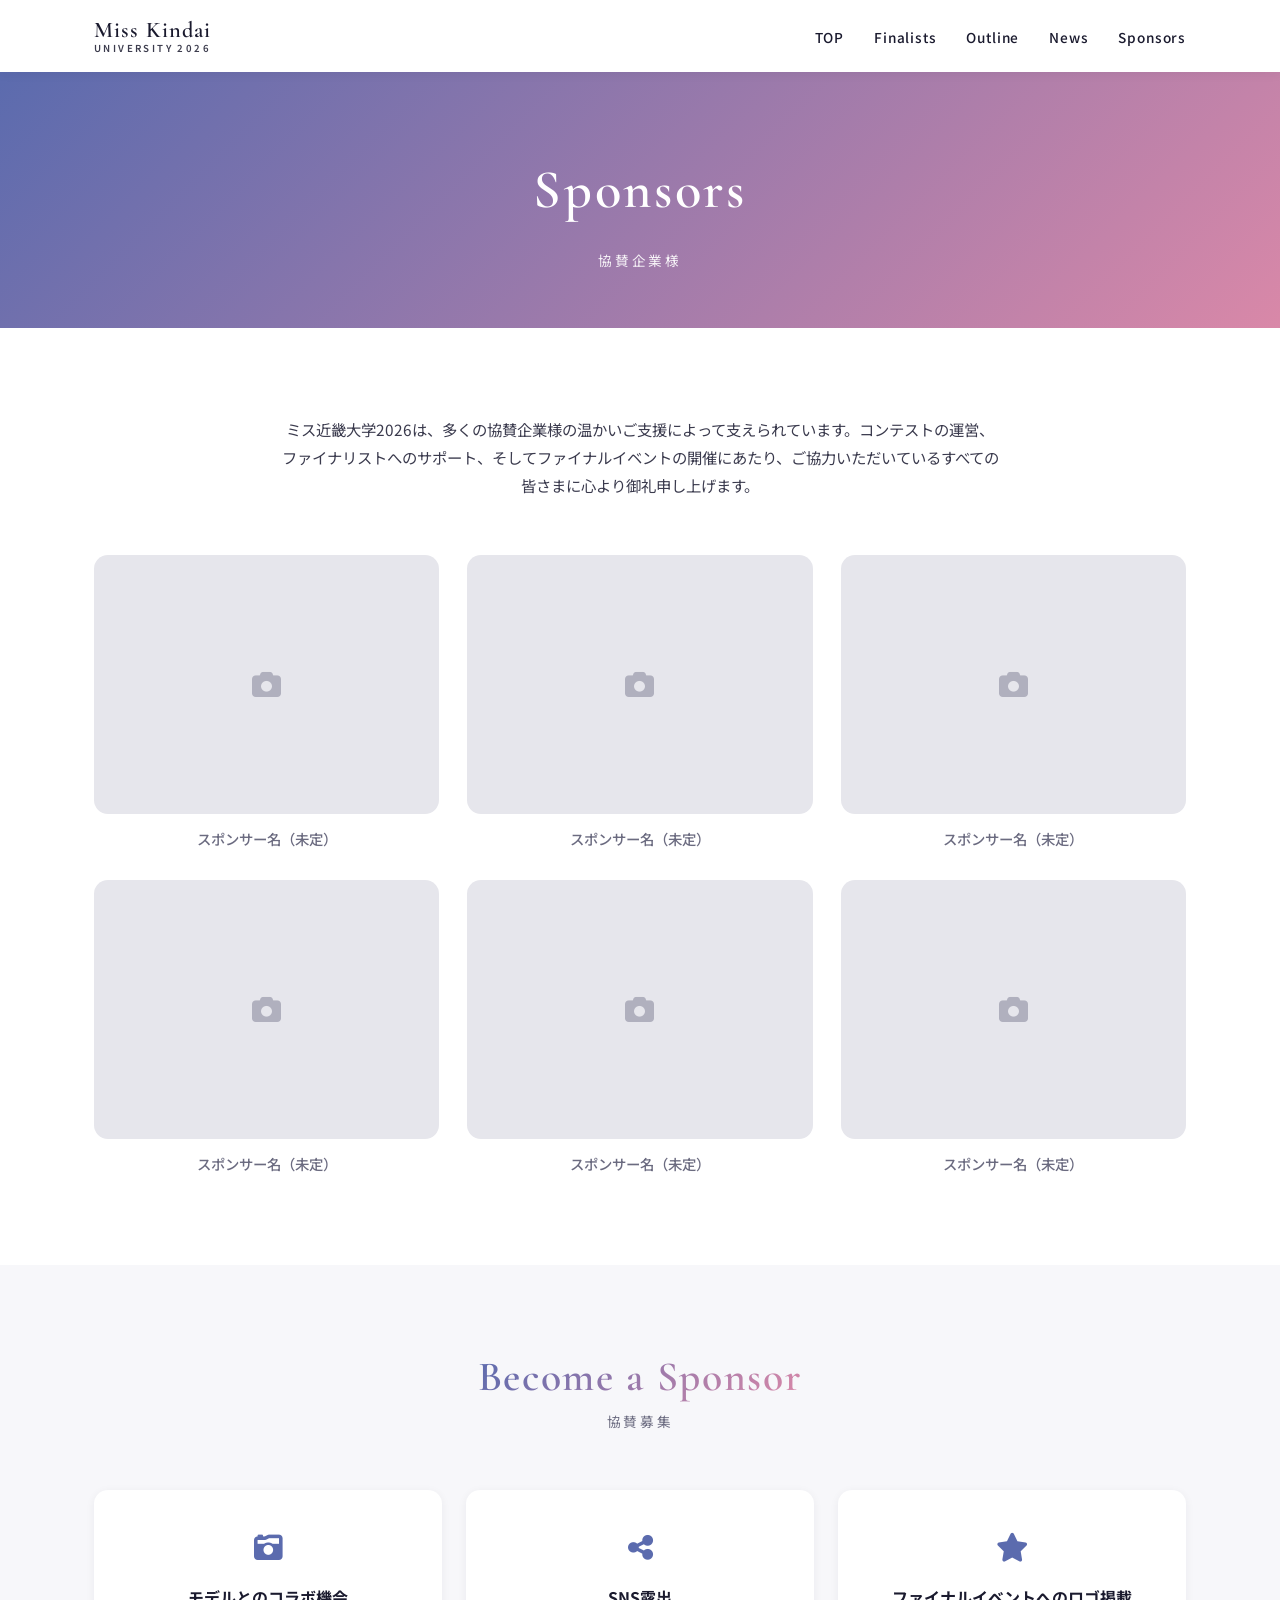
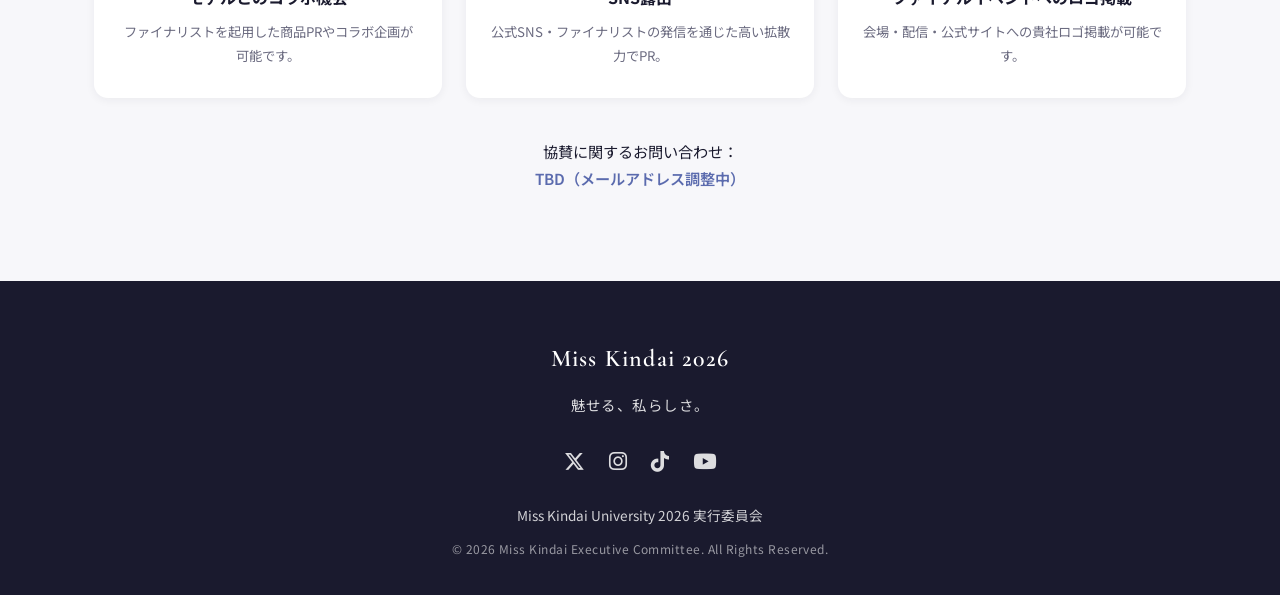
<file: sponsors.html>
<!DOCTYPE html>
<html lang="ja">
<head>
  <meta charset="UTF-8">
  <meta name="viewport" content="width=device-width, initial-scale=1.0">
  <title>Sponsors | ミス近畿大学2026</title>
  <meta name="description" content="ミス近畿大学2026 協賛企業様のご紹介・協賛募集。">
  <link rel="preconnect" href="https://fonts.googleapis.com">
  <link rel="preconnect" href="https://fonts.gstatic.com" crossorigin>
  <link href="https://fonts.googleapis.com/css2?family=Cormorant+Garamond:wght@500;600;700&family=Noto+Sans+JP:wght@400;500;600;700&display=swap" rel="stylesheet">
  <link rel="stylesheet" href="https://cdnjs.cloudflare.com/ajax/libs/font-awesome/6.5.1/css/all.min.css">
  <link rel="stylesheet" href="style.css">
</head>
<body>

  <!-- ===== Header ===== -->
  <header class="header header--solid" id="header">
    <div class="header__inner">
      <a href="index.html" class="logo">Miss Kindai<span>UNIVERSITY 2026</span></a>
      <nav class="nav" id="nav">
        <ul class="nav__list">
          <li><a href="index.html">TOP</a></li>
          <li><a href="finalists.html">Finalists</a></li>
          <li><a href="outline.html">Outline</a></li>
          <li><a href="news.html">News</a></li>
          <li><a href="sponsors.html">Sponsors</a></li>
        </ul>
      </nav>
      <button class="hamburger" id="hamburger" aria-label="メニュー">
        <span></span><span></span><span></span>
      </button>
    </div>
  </header>

  <!-- ===== Page hero ===== -->
  <section class="page-hero">
    <h1>Sponsors</h1>
    <p>協賛企業様</p>
  </section>

  <!-- ===== Sponsors ===== -->
  <section class="section">
    <div class="container">
      <p class="sponsor-intro">
        ミス近畿大学2026は、多くの協賛企業様の温かいご支援によって支えられています。コンテストの運営、ファイナリストへのサポート、そしてファイナルイベントの開催にあたり、ご協力いただいているすべての皆さまに心より御礼申し上げます。
      </p>
      <div class="sponsor-grid">
        <div class="sponsor-item">
          <div class="placeholder-img ratio-43"><i class="fa-solid fa-camera"></i></div>
          <div class="sponsor-item__name">スポンサー名（未定）</div>
        </div>
        <div class="sponsor-item">
          <div class="placeholder-img ratio-43"><i class="fa-solid fa-camera"></i></div>
          <div class="sponsor-item__name">スポンサー名（未定）</div>
        </div>
        <div class="sponsor-item">
          <div class="placeholder-img ratio-43"><i class="fa-solid fa-camera"></i></div>
          <div class="sponsor-item__name">スポンサー名（未定）</div>
        </div>
        <div class="sponsor-item">
          <div class="placeholder-img ratio-43"><i class="fa-solid fa-camera"></i></div>
          <div class="sponsor-item__name">スポンサー名（未定）</div>
        </div>
        <div class="sponsor-item">
          <div class="placeholder-img ratio-43"><i class="fa-solid fa-camera"></i></div>
          <div class="sponsor-item__name">スポンサー名（未定）</div>
        </div>
        <div class="sponsor-item">
          <div class="placeholder-img ratio-43"><i class="fa-solid fa-camera"></i></div>
          <div class="sponsor-item__name">スポンサー名（未定）</div>
        </div>
      </div>
    </div>
  </section>

  <!-- ===== Recruit ===== -->
  <section class="section section--sub">
    <div class="container">
      <div class="section-head">
        <span class="en">Become a Sponsor</span>
        <span class="ja">協賛募集</span>
      </div>
      <div class="recruit-grid">
        <div class="recruit-card">
          <div class="recruit-card__icon"><i class="fa-solid fa-camera-retro"></i></div>
          <h3>モデルとのコラボ機会</h3>
          <p>ファイナリストを起用した商品PRやコラボ企画が可能です。</p>
        </div>
        <div class="recruit-card">
          <div class="recruit-card__icon"><i class="fa-solid fa-share-nodes"></i></div>
          <h3>SNS露出</h3>
          <p>公式SNS・ファイナリストの発信を通じた高い拡散力でPR。</p>
        </div>
        <div class="recruit-card">
          <div class="recruit-card__icon"><i class="fa-solid fa-star"></i></div>
          <h3>ファイナルイベントへのロゴ掲載</h3>
          <p>会場・配信・公式サイトへの貴社ロゴ掲載が可能です。</p>
        </div>
      </div>
      <p class="recruit-contact">
        協賛に関するお問い合わせ：<br>
        <a href="mailto:TBD">TBD（メールアドレス調整中）</a>
      </p>
    </div>
  </section>

  <!-- ===== Footer ===== -->
  <footer class="footer">
    <div class="footer__logo">Miss Kindai 2026</div>
    <p class="footer__catch">魅せる、私らしさ。</p>
    <div class="footer__sns">
      <a href="#" aria-label="X"><i class="fa-brands fa-x-twitter"></i></a>
      <a href="#" aria-label="Instagram"><i class="fa-brands fa-instagram"></i></a>
      <a href="#" aria-label="TikTok"><i class="fa-brands fa-tiktok"></i></a>
      <a href="#" aria-label="YouTube"><i class="fa-brands fa-youtube"></i></a>
    </div>
    <p class="footer__org">Miss Kindai University 2026 実行委員会</p>
    <p class="footer__copy">© 2026 Miss Kindai Executive Committee. All Rights Reserved.</p>
  </footer>

  <script>
    const hamburger = document.getElementById('hamburger');
    const nav = document.getElementById('nav');
    hamburger.addEventListener('click', () => {
      hamburger.classList.toggle('is-open');
      nav.classList.toggle('is-open');
      document.body.classList.toggle('no-scroll', nav.classList.contains('is-open'));
    });
    nav.querySelectorAll('a').forEach(a => a.addEventListener('click', () => {
      hamburger.classList.remove('is-open');
      nav.classList.remove('is-open');
      document.body.classList.remove('no-scroll');
    }));
  </script>
</body>
</html>
</file>
<file: style.css>
/* ============================================
   Miss Kindai 2026 — Common Stylesheet
   ============================================ */

:root {
  --blue: #5B6BAE;
  --pink: #D988A8;
  --white: #FFFFFF;
  --bg-sub: #F7F7FA;
  --text: #1A1A2E;
  --text-light: #6B6B80;
  --gold: #C9A24B;
  --gradient: linear-gradient(135deg, #5B6BAE, #D988A8);
  --shadow-sm: 0 2px 10px rgba(26, 26, 46, 0.06);
  --shadow-md: 0 8px 30px rgba(26, 26, 46, 0.10);
  --radius: 14px;
  --header-h: 72px;
  --maxw: 1140px;
}

/* ---------- Reset ---------- */
* { margin: 0; padding: 0; box-sizing: border-box; }

html { scroll-behavior: smooth; }

body {
  font-family: "Noto Sans JP", sans-serif;
  color: var(--text);
  background: var(--white);
  line-height: 1.8;
  -webkit-font-smoothing: antialiased;
  overflow-x: hidden;
}

img { max-width: 100%; display: block; }

a { color: inherit; text-decoration: none; }

ul { list-style: none; }

.serif {
  font-family: "Cormorant Garamond", "Noto Sans JP", serif;
}

/* ---------- Layout helpers ---------- */
.container {
  width: 100%;
  max-width: var(--maxw);
  margin: 0 auto;
  padding: 0 24px;
}

.section {
  padding: 88px 0;
}

.section--sub { background: var(--bg-sub); }

.section-head {
  text-align: center;
  margin-bottom: 56px;
}

.section-head .en {
  font-family: "Cormorant Garamond", serif;
  font-size: 2.6rem;
  font-weight: 600;
  letter-spacing: 0.04em;
  background: var(--gradient);
  -webkit-background-clip: text;
  background-clip: text;
  -webkit-text-fill-color: transparent;
  line-height: 1.2;
}

.section-head .ja {
  display: block;
  font-size: 0.85rem;
  letter-spacing: 0.2em;
  color: var(--text-light);
  margin-top: 6px;
}

/* ---------- Buttons ---------- */
.btn {
  display: inline-flex;
  align-items: center;
  gap: 8px;
  padding: 13px 32px;
  border-radius: 999px;
  font-size: 0.9rem;
  font-weight: 600;
  letter-spacing: 0.04em;
  cursor: pointer;
  border: none;
  transition: transform 0.25s ease, box-shadow 0.25s ease, opacity 0.25s ease;
}

.btn--primary {
  background: var(--gradient);
  color: #fff;
  box-shadow: 0 6px 20px rgba(91, 107, 174, 0.35);
}
.btn--primary:hover { transform: translateY(-2px); box-shadow: 0 10px 26px rgba(217, 136, 168, 0.4); }

.btn--ghost {
  background: transparent;
  color: var(--blue);
  border: 1.5px solid var(--blue);
}
.btn--ghost:hover { background: var(--blue); color: #fff; }

.btn--sm { padding: 9px 22px; font-size: 0.8rem; }

/* ---------- Header ---------- */
.header {
  position: fixed;
  inset: 0 0 auto 0;
  height: var(--header-h);
  display: flex;
  align-items: center;
  z-index: 100;
  background: transparent;
  transition: background 0.35s ease, box-shadow 0.35s ease;
}

.header__inner {
  width: 100%;
  max-width: var(--maxw);
  margin: 0 auto;
  padding: 0 24px;
  display: flex;
  align-items: center;
  justify-content: space-between;
}

.logo {
  font-family: "Cormorant Garamond", serif;
  font-size: 1.4rem;
  font-weight: 600;
  letter-spacing: 0.05em;
  color: #fff;
  transition: color 0.35s ease;
  line-height: 1.1;
}
.logo span { display: block; font-size: 0.6rem; letter-spacing: 0.25em; font-family: "Noto Sans JP"; opacity: 0.85; }

.nav__list {
  display: flex;
  align-items: center;
  gap: 30px;
}

.nav__list a {
  font-size: 0.85rem;
  font-weight: 500;
  letter-spacing: 0.06em;
  color: #fff;
  position: relative;
  transition: color 0.35s ease;
}
.nav__list a::after {
  content: "";
  position: absolute;
  left: 0; bottom: -6px;
  width: 0; height: 2px;
  background: var(--gradient);
  transition: width 0.3s ease;
}
.nav__list a:hover::after { width: 100%; }

/* scrolled state — white background */
.header.is-scrolled {
  background: rgba(255, 255, 255, 0.96);
  box-shadow: var(--shadow-sm);
  backdrop-filter: blur(8px);
}
.header.is-scrolled .logo { color: var(--text); }
.header.is-scrolled .nav__list a { color: var(--text); }
.header.is-scrolled .hamburger span { background: var(--text); }

/* on inner pages (no hero) header is always solid */
.header--solid {
  background: rgba(255, 255, 255, 0.96);
  box-shadow: var(--shadow-sm);
  backdrop-filter: blur(8px);
}
.header--solid .logo { color: var(--text); }
.header--solid .nav__list a { color: var(--text); }
.header--solid .hamburger span { background: var(--text); }

/* Hamburger */
.hamburger {
  display: none;
  flex-direction: column;
  gap: 5px;
  width: 30px;
  height: 24px;
  background: none;
  border: none;
  cursor: pointer;
  justify-content: center;
  z-index: 110;
}
.hamburger span {
  display: block;
  height: 2px;
  width: 100%;
  background: #fff;
  border-radius: 2px;
  transition: transform 0.3s ease, opacity 0.3s ease, background 0.35s ease;
}
.hamburger.is-open span:nth-child(1) { transform: translateY(7px) rotate(45deg); }
.hamburger.is-open span:nth-child(2) { opacity: 0; }
.hamburger.is-open span:nth-child(3) { transform: translateY(-7px) rotate(-45deg); }

/* ---------- Hero ---------- */
.hero {
  position: relative;
  min-height: 100vh;
  display: flex;
  align-items: center;
  justify-content: center;
  text-align: center;
  color: #fff;
  overflow: hidden;
}
.hero__bg {
  position: absolute;
  inset: 0;
  background: var(--gradient);
  z-index: -2;
}
/* placeholder overlay where a hero image can be dropped in */
.hero__bg::after {
  content: "";
  position: absolute;
  inset: 0;
  background: radial-gradient(circle at 30% 30%, rgba(255,255,255,0.18), transparent 60%),
              radial-gradient(circle at 80% 70%, rgba(255,255,255,0.12), transparent 55%);
}
.hero__overlay {
  position: absolute;
  inset: 0;
  background: rgba(26, 26, 46, 0.12);
  z-index: -1;
}
.hero__inner { padding: 0 24px; }
.hero__sub {
  font-family: "Cormorant Garamond", serif;
  font-size: 1.1rem;
  letter-spacing: 0.3em;
  text-transform: uppercase;
  opacity: 0.9;
  margin-bottom: 18px;
}
.hero__title {
  font-size: clamp(2.6rem, 8vw, 5rem);
  font-weight: 700;
  letter-spacing: 0.08em;
  line-height: 1.3;
  text-shadow: 0 4px 24px rgba(26,26,46,0.25);
}
.hero__year {
  font-family: "Cormorant Garamond", serif;
  font-size: 1rem;
  letter-spacing: 0.25em;
  margin-top: 22px;
  opacity: 0.9;
}
.hero__cta { margin-top: 38px; }
.hero__scroll {
  position: absolute;
  bottom: 26px;
  left: 50%;
  transform: translateX(-50%);
  font-size: 0.7rem;
  letter-spacing: 0.2em;
  opacity: 0.85;
  animation: float 2s ease-in-out infinite;
}
@keyframes float { 0%,100%{transform:translate(-50%,0);} 50%{transform:translate(-50%,8px);} }

/* ---------- Page hero (inner pages) ---------- */
.page-hero {
  margin-top: var(--header-h);
  padding: 70px 0 56px;
  text-align: center;
  background: var(--gradient);
  color: #fff;
}
.page-hero h1 {
  font-family: "Cormorant Garamond", serif;
  font-size: clamp(2.4rem, 6vw, 3.4rem);
  font-weight: 600;
  letter-spacing: 0.05em;
}
.page-hero p {
  font-size: 0.85rem;
  letter-spacing: 0.2em;
  margin-top: 8px;
  opacity: 0.92;
}

/* ---------- Placeholder image ---------- */
.placeholder-img {
  background: #E6E6EC;
  display: flex;
  align-items: center;
  justify-content: center;
  color: #B0B0BE;
  font-size: 1.8rem;
  border-radius: var(--radius);
  overflow: hidden;
}
.placeholder-img.ratio-34 { aspect-ratio: 3 / 4; }
.placeholder-img.ratio-43 { aspect-ratio: 4 / 3; }
.placeholder-img.ratio-169 { aspect-ratio: 16 / 9; }
.placeholder-img.ratio-21 { aspect-ratio: 2 / 1; }

/* ---------- Concept ---------- */
.concept { text-align: center; }
.concept__catch {
  font-size: clamp(1.6rem, 4vw, 2.4rem);
  font-weight: 700;
  letter-spacing: 0.06em;
  margin-bottom: 28px;
  background: var(--gradient);
  -webkit-background-clip: text;
  background-clip: text;
  -webkit-text-fill-color: transparent;
}
.concept__text {
  max-width: 760px;
  margin: 0 auto;
  font-size: 0.98rem;
  color: #3a3a4d;
  text-align: justify;
}

/* ---------- Finalist cards grid ---------- */
.cards {
  display: grid;
  gap: 28px;
}
.cards--3 { grid-template-columns: repeat(3, 1fr); }
.cards--4 { grid-template-columns: repeat(4, 1fr); }

.card {
  background: #fff;
  border-radius: var(--radius);
  overflow: hidden;
  box-shadow: var(--shadow-sm);
  transition: transform 0.3s ease, box-shadow 0.3s ease;
  display: flex;
  flex-direction: column;
}
.card:hover { transform: translateY(-6px); box-shadow: var(--shadow-md); }
.card .placeholder-img { border-radius: 0; }
.card__body {
  padding: 18px 18px 22px;
  text-align: center;
  display: flex;
  flex-direction: column;
  gap: 8px;
  flex: 1;
}
.card__no {
  font-family: "Cormorant Garamond", serif;
  font-size: 0.95rem;
  letter-spacing: 0.08em;
  color: var(--pink);
  font-weight: 600;
}
.card__name {
  font-size: 1.1rem;
  font-weight: 600;
}
.card__dept {
  font-size: 0.8rem;
  color: var(--text-light);
}
.card__sns {
  display: flex;
  justify-content: center;
  gap: 16px;
  font-size: 1rem;
  color: var(--blue);
  margin: 4px 0;
}
.card__sns a:hover { color: var(--pink); }
.card .btn { margin-top: auto; align-self: center; }

/* ---------- Schedule ---------- */
.schedule-list {
  max-width: 720px;
  margin: 0 auto;
}
.schedule-item {
  display: flex;
  align-items: center;
  gap: 24px;
  padding: 18px 4px;
  border-bottom: 1px solid #E6E6EC;
}
.schedule-item__date {
  font-family: "Cormorant Garamond", serif;
  font-weight: 600;
  color: var(--blue);
  flex: 0 0 130px;
  font-size: 1rem;
  letter-spacing: 0.02em;
}
.schedule-item__label { font-size: 0.95rem; }
.schedule-item.is-final {
  background: linear-gradient(135deg, rgba(91,107,174,0.08), rgba(217,136,168,0.08));
  border-radius: var(--radius);
  border-bottom: none;
  padding: 22px;
  margin-top: 12px;
}
.schedule-item.is-final .schedule-item__date { color: var(--pink); }
.schedule-item.is-final .schedule-item__label { font-weight: 600; }
.schedule-item__place {
  display: block;
  font-size: 0.82rem;
  color: var(--text-light);
  margin-top: 2px;
}

/* ---------- Timeline (outline) ---------- */
.timeline {
  max-width: 720px;
  margin: 0 auto;
  position: relative;
  padding-left: 28px;
}
.timeline::before {
  content: "";
  position: absolute;
  left: 7px; top: 6px; bottom: 6px;
  width: 2px;
  background: var(--gradient);
}
.timeline__item {
  position: relative;
  padding: 0 0 30px 24px;
}
.timeline__item::before {
  content: "";
  position: absolute;
  left: -28px; top: 6px;
  width: 16px; height: 16px;
  border-radius: 50%;
  background: #fff;
  border: 3px solid var(--blue);
}
.timeline__item.is-final::before { border-color: var(--pink); background: var(--pink); }
.timeline__date {
  font-family: "Cormorant Garamond", serif;
  font-weight: 600;
  color: var(--blue);
  font-size: 0.95rem;
}
.timeline__item.is-final .timeline__date { color: var(--pink); }
.timeline__label { font-size: 0.95rem; }

/* ---------- News list ---------- */
.news-list { max-width: 820px; margin: 0 auto; }
.news-row {
  display: flex;
  align-items: center;
  gap: 20px;
  padding: 22px 8px;
  border-bottom: 1px solid #E6E6EC;
  transition: background 0.25s ease;
}
.news-row:hover { background: var(--bg-sub); }
.news-row__date {
  font-family: "Cormorant Garamond", serif;
  font-weight: 600;
  color: var(--text-light);
  flex: 0 0 96px;
  font-size: 0.95rem;
}
.badge {
  flex: 0 0 auto;
  font-size: 0.72rem;
  font-weight: 600;
  letter-spacing: 0.05em;
  padding: 4px 14px;
  border-radius: 999px;
  color: #fff;
  white-space: nowrap;
}
.badge--info { background: var(--blue); }
.badge--event { background: var(--pink); }
.badge--result { background: var(--gold); }
.news-row__title {
  font-size: 0.95rem;
  flex: 1;
}
.news-row:hover .news-row__title { color: var(--blue); }

/* ---------- Info table ---------- */
.info-table {
  width: 100%;
  max-width: 760px;
  margin: 0 auto;
  border-collapse: collapse;
}
.info-table th, .info-table td {
  text-align: left;
  padding: 18px 16px;
  border-bottom: 1px solid #E6E6EC;
  font-size: 0.95rem;
}
.info-table th {
  width: 220px;
  color: var(--blue);
  font-weight: 600;
  letter-spacing: 0.04em;
}

/* ---------- Judging cards ---------- */
.judge-grid {
  display: grid;
  grid-template-columns: repeat(5, 1fr);
  gap: 18px;
}
.judge-card {
  background: #fff;
  border-radius: var(--radius);
  padding: 28px 16px;
  text-align: center;
  box-shadow: var(--shadow-sm);
  transition: transform 0.3s ease;
}
.judge-card:hover { transform: translateY(-5px); }
.judge-card__icon {
  font-size: 1.8rem;
  background: var(--gradient);
  -webkit-background-clip: text;
  background-clip: text;
  -webkit-text-fill-color: transparent;
  margin-bottom: 12px;
}
.judge-card__pct {
  font-family: "Cormorant Garamond", serif;
  font-size: 1.6rem;
  font-weight: 700;
  color: var(--pink);
}
.judge-card__title { font-size: 0.9rem; font-weight: 600; margin: 6px 0; }
.judge-card__desc { font-size: 0.78rem; color: var(--text-light); }

.note-box {
  max-width: 760px;
  margin: 36px auto 0;
  background: linear-gradient(135deg, rgba(91,107,174,0.07), rgba(217,136,168,0.07));
  border-left: 4px solid var(--pink);
  border-radius: 10px;
  padding: 22px 26px;
  font-size: 0.9rem;
}
.note-box strong { color: var(--blue); }

/* ---------- Support cards ---------- */
.support-grid {
  display: grid;
  grid-template-columns: repeat(3, 1fr);
  gap: 24px;
}
.support-card {
  background: #fff;
  border-radius: var(--radius);
  padding: 32px 24px;
  text-align: center;
  box-shadow: var(--shadow-sm);
}
.support-card__icon {
  font-size: 2rem;
  color: var(--pink);
  margin-bottom: 14px;
}
.support-card h3 { font-size: 1.05rem; margin-bottom: 10px; }
.support-card p { font-size: 0.85rem; color: var(--text-light); }

/* ---------- Profile page ---------- */
.profile-grid {
  display: grid;
  grid-template-columns: 1fr 1.2fr;
  gap: 48px;
  align-items: start;
}
.profile-photos { display: flex; flex-direction: column; gap: 14px; }
.profile-photos__sub {
  display: grid;
  grid-template-columns: repeat(3, 1fr);
  gap: 14px;
}
.profile-info__no {
  font-family: "Cormorant Garamond", serif;
  font-size: 1.2rem;
  color: var(--pink);
  font-weight: 600;
  letter-spacing: 0.08em;
}
.profile-info__name {
  font-family: "Cormorant Garamond", serif;
  font-size: 2.6rem;
  font-weight: 600;
  line-height: 1.2;
  margin: 4px 0 24px;
}
.profile-table { width: 100%; border-collapse: collapse; margin-bottom: 28px; }
.profile-table th, .profile-table td {
  text-align: left;
  padding: 12px 10px;
  border-bottom: 1px solid #E6E6EC;
  font-size: 0.9rem;
}
.profile-table th { width: 110px; color: var(--blue); font-weight: 600; }
.profile-block { margin-bottom: 24px; }
.profile-block h3 {
  font-size: 0.95rem;
  color: var(--blue);
  margin-bottom: 8px;
  padding-left: 12px;
  border-left: 3px solid var(--pink);
}
.profile-block p { font-size: 0.9rem; color: #3a3a4d; }
.profile-sns {
  display: flex;
  gap: 20px;
  font-size: 1.3rem;
  color: var(--blue);
  margin-bottom: 28px;
}
.profile-sns a:hover { color: var(--pink); }
.back-link {
  display: inline-block;
  margin-top: 40px;
  font-size: 0.9rem;
  color: var(--blue);
  font-weight: 500;
}
.back-link:hover { color: var(--pink); }

/* ---------- Sponsors ---------- */
.sponsor-intro {
  max-width: 720px;
  margin: 0 auto 56px;
  text-align: center;
  font-size: 0.96rem;
  color: #3a3a4d;
}
.sponsor-grid {
  display: grid;
  grid-template-columns: repeat(3, 1fr);
  gap: 28px;
}
.sponsor-item { text-align: center; }
.sponsor-item .placeholder-img { margin-bottom: 12px; }
.sponsor-item__name { font-size: 0.9rem; color: var(--text-light); font-weight: 500; }

.recruit-grid {
  display: grid;
  grid-template-columns: repeat(3, 1fr);
  gap: 24px;
  margin-top: 12px;
}
.recruit-card {
  background: #fff;
  border-radius: var(--radius);
  padding: 30px 24px;
  text-align: center;
  box-shadow: var(--shadow-sm);
}
.recruit-card__icon { font-size: 1.8rem; color: var(--blue); margin-bottom: 12px; }
.recruit-card h3 { font-size: 1rem; margin-bottom: 8px; }
.recruit-card p { font-size: 0.83rem; color: var(--text-light); }
.recruit-contact {
  text-align: center;
  margin-top: 40px;
  font-size: 0.95rem;
}
.recruit-contact a { color: var(--blue); font-weight: 600; }

/* ---------- SNS section ---------- */
.sns-links {
  display: flex;
  justify-content: center;
  gap: 28px;
  font-size: 2rem;
}
.sns-links a {
  width: 64px; height: 64px;
  border-radius: 50%;
  display: flex;
  align-items: center;
  justify-content: center;
  background: #fff;
  color: var(--blue);
  box-shadow: var(--shadow-sm);
  transition: transform 0.3s ease, color 0.3s ease, background 0.3s ease;
}
.sns-links a:hover {
  transform: translateY(-4px);
  background: var(--gradient);
  color: #fff;
}

/* ---------- Footer ---------- */
.footer {
  background: var(--text);
  color: #fff;
  text-align: center;
  padding: 56px 24px 36px;
}
.footer__logo {
  font-family: "Cormorant Garamond", serif;
  font-size: 1.5rem;
  font-weight: 600;
  letter-spacing: 0.05em;
}
.footer__catch {
  font-size: 0.9rem;
  letter-spacing: 0.1em;
  opacity: 0.85;
  margin: 12px 0 24px;
}
.footer__sns {
  display: flex;
  justify-content: center;
  gap: 24px;
  font-size: 1.3rem;
  margin-bottom: 24px;
}
.footer__sns a { opacity: 0.85; transition: opacity 0.25s ease, color 0.25s ease; }
.footer__sns a:hover { opacity: 1; color: var(--pink); }
.footer__org { font-size: 0.85rem; opacity: 0.8; }
.footer__copy {
  font-size: 0.75rem;
  opacity: 0.55;
  margin-top: 10px;
  letter-spacing: 0.04em;
}

/* ============================================
   Responsive
   ============================================ */
@media (max-width: 920px) {
  .cards--4 { grid-template-columns: repeat(2, 1fr); }
  .judge-grid { grid-template-columns: repeat(2, 1fr); }
  .support-grid, .recruit-grid, .sponsor-grid { grid-template-columns: repeat(2, 1fr); }
  .profile-grid { grid-template-columns: 1fr; gap: 32px; }
}

@media (max-width: 768px) {
  .section { padding: 56px 0; }
  .section-head { margin-bottom: 40px; }
  .section-head .en { font-size: 2.1rem; }

  /* prevent background scroll while menu is open */
  body.no-scroll { overflow: hidden; }

  /* IMPORTANT: backdrop-filter on the header creates a containing block
     that traps the fixed menu inside the 72px header. Disable it on mobile
     so the menu can cover the full screen. */
  .header.is-scrolled,
  .header--solid {
    -webkit-backdrop-filter: none;
    backdrop-filter: none;
    background: rgba(255, 255, 255, 0.98);
  }

  /* ===== Mobile nav — full-screen designed panel ===== */
  .hamburger { display: flex; }
  .nav {
    position: fixed;
    inset: 0;
    z-index: 105;
    /* fully opaque gradient — no bleed-through */
    background: linear-gradient(150deg, #5B6BAE 0%, #7E6FB0 45%, #D988A8 100%);
    transform: translateX(100%);
    opacity: 0;
    visibility: hidden;
    transition: transform 0.4s cubic-bezier(0.22, 1, 0.36, 1), opacity 0.4s ease, visibility 0.4s;
    display: flex;
    flex-direction: column;
    align-items: center;
    justify-content: center;
    overflow: hidden;
  }
  /* soft decorative glows */
  .nav::before {
    content: "";
    position: absolute;
    top: -80px; right: -80px;
    width: 280px; height: 280px;
    border-radius: 50%;
    background: radial-gradient(circle, rgba(255,255,255,0.22), transparent 70%);
    pointer-events: none;
  }
  .nav::after {
    content: "";
    position: absolute;
    bottom: -100px; left: -60px;
    width: 260px; height: 260px;
    border-radius: 50%;
    background: radial-gradient(circle, rgba(255,255,255,0.16), transparent 70%);
    pointer-events: none;
  }
  .nav.is-open {
    transform: translateX(0);
    opacity: 1;
    visibility: visible;
  }

  /* brand label at top of menu */
  .nav__list {
    position: relative;
    z-index: 1;
    flex-direction: column;
    align-items: center;
    gap: 4px;
    width: 100%;
    padding: 0 32px;
  }
  .nav__list::before {
    content: "Miss Kindai 2026";
    display: block;
    font-family: "Cormorant Garamond", serif;
    font-size: 1.5rem;
    font-weight: 600;
    letter-spacing: 0.08em;
    color: #fff;
    margin-bottom: 28px;
    opacity: 0.95;
  }
  .nav__list::after {
    content: "魅せる、私らしさ。";
    display: block;
    font-size: 0.85rem;
    letter-spacing: 0.18em;
    color: rgba(255,255,255,0.9);
    margin-top: 30px;
  }
  .nav__list li {
    width: 100%;
    max-width: 320px;
    text-align: center;
  }
  .nav__list a {
    display: block;
    color: #fff !important;
    font-size: 1.15rem;
    font-weight: 600;
    letter-spacing: 0.12em;
    padding: 16px 0;
    border-bottom: 1px solid rgba(255,255,255,0.22);
  }
  .nav__list a::after { display: none; } /* remove desktop underline anim */
  .nav__list li:last-child a { border-bottom: none; }

  /* keep hamburger visible above the panel; force white X when open */
  .header .hamburger { z-index: 120; }
  .header .hamburger.is-open span,
  .header--solid .hamburger.is-open span { background: #fff; }
}

@media (max-width: 560px) {
  .cards--3, .cards--4 { grid-template-columns: 1fr; }
  .judge-grid { grid-template-columns: 1fr; }
  .support-grid, .recruit-grid, .sponsor-grid { grid-template-columns: 1fr; }
  .profile-photos__sub { grid-template-columns: repeat(3, 1fr); }
  .schedule-item { flex-direction: column; align-items: flex-start; gap: 4px; }
  .schedule-item__date { flex-basis: auto; }
  .news-row { flex-wrap: wrap; gap: 10px; }
  .news-row__date { flex-basis: auto; }
  .news-row__title { flex-basis: 100%; }
  .info-table th { width: 120px; }
  .container { padding: 0 18px; }

  /* mobile readability */
  .concept__text { text-align: left; font-size: 0.95rem; }
  /* keep the catch copy on a single line */
  .hero__title {
    font-size: clamp(1.8rem, 8vw, 2.6rem);
    letter-spacing: 0.02em;
    white-space: nowrap;
  }
  .hero__sub { font-size: 0.95rem; letter-spacing: 0.2em; }
  .page-hero { padding: 56px 0 44px; }
  .cards { gap: 20px; }
  .profile-info__name { font-size: 2.1rem; }
  .btn { padding: 12px 26px; }
}
</file>
